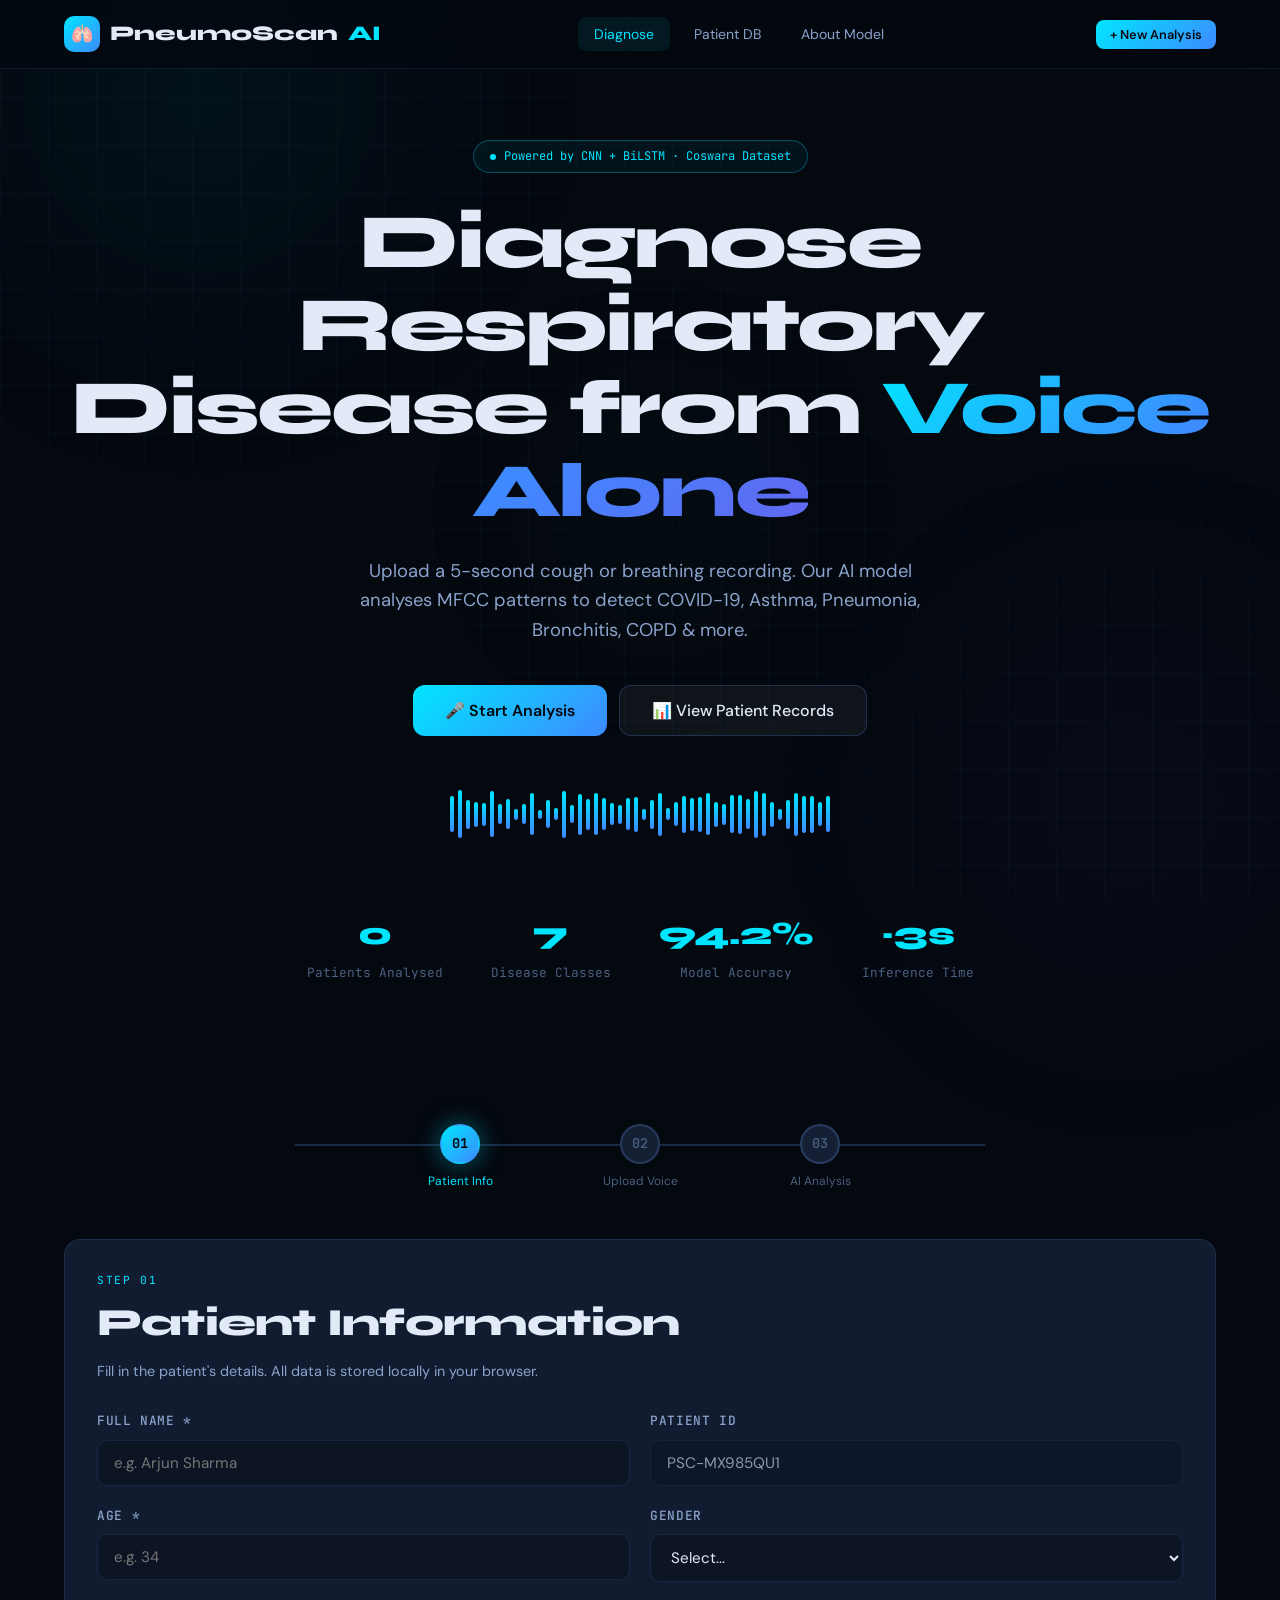
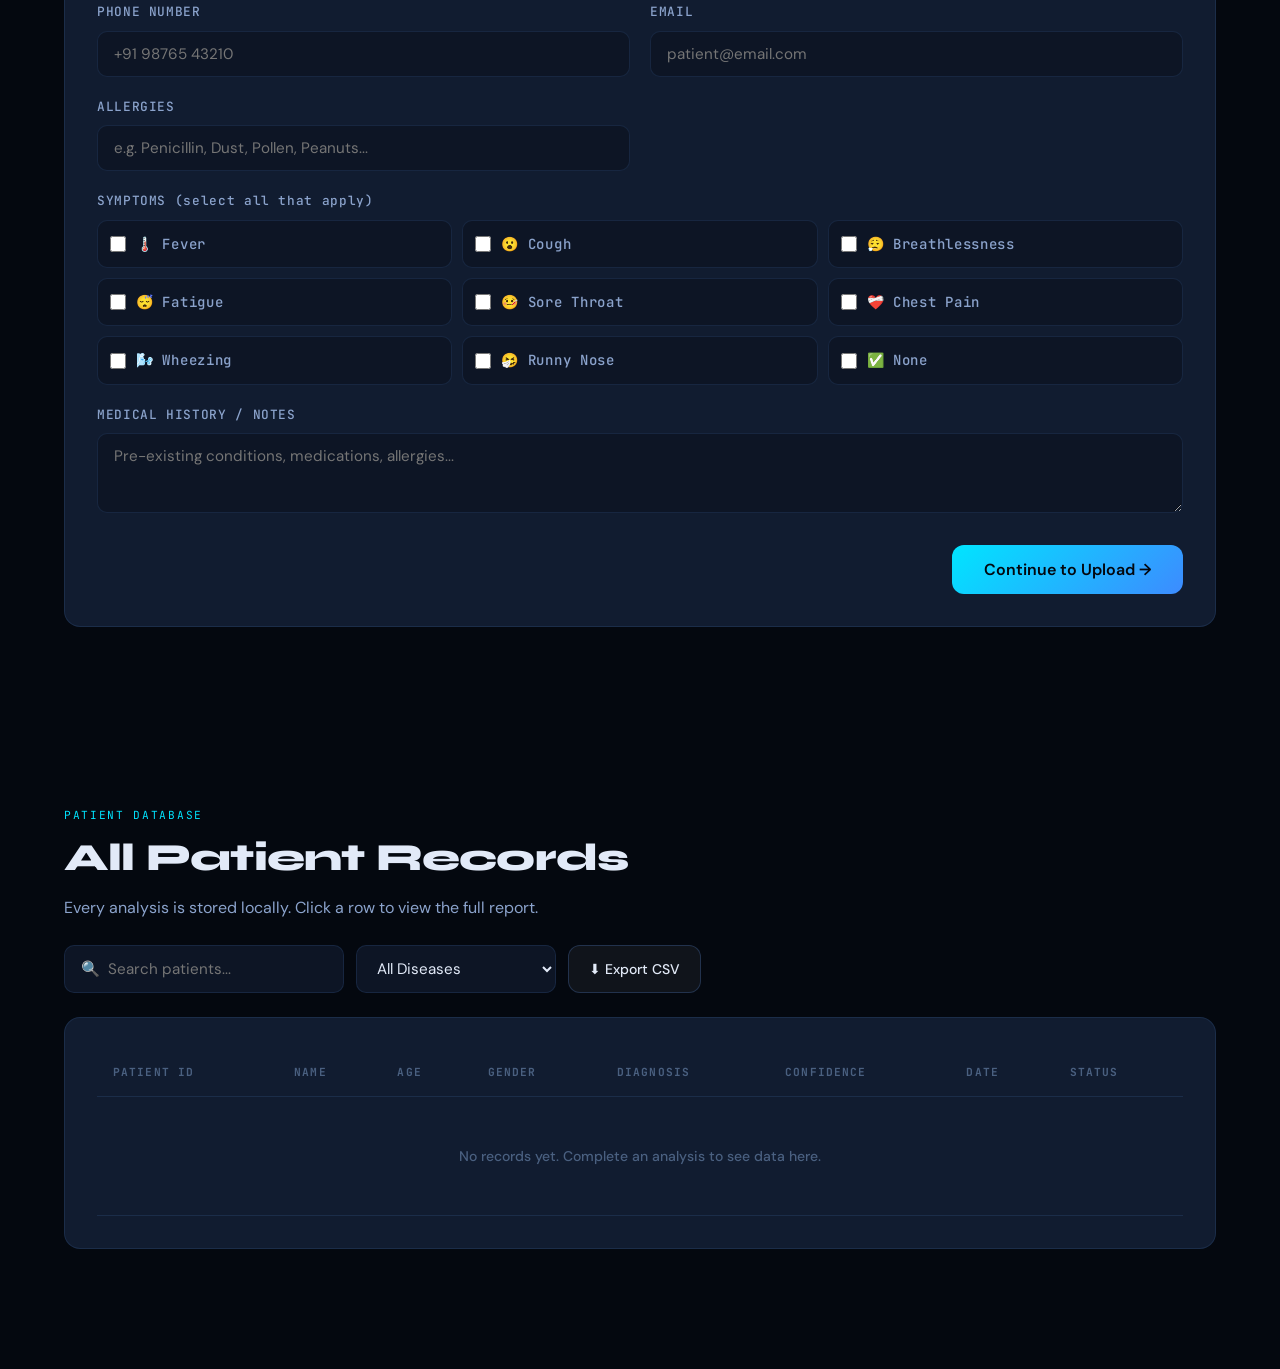
<file: frontend/index.html>
<!DOCTYPE html>
<html lang="en">

<head>
  <meta charset="UTF-8">
  <meta name="viewport" content="width=device-width, initial-scale=1.0">
  <title>PneumoScan AI — Respiratory Disease Prediction</title>
  <link rel="preconnect" href="https://fonts.googleapis.com">
  <link
    href="https://fonts.googleapis.com/css2?family=Syne:wght@400;500;600;700;800&family=DM+Sans:ital,wght@0,300;0,400;0,500;1,300&family=JetBrains+Mono:wght@300;400;500&display=swap"
    rel="stylesheet">
  <link href="index.css" rel="stylesheet">
</head>

<body>

  <!-- Background -->
  <div class="bg-grid"></div>
  <div class="bg-orb orb1"></div>
  <div class="bg-orb orb2"></div>
  <div class="bg-orb orb3"></div>

  <!-- NAV -->
  <nav>
    <div class="nav-inner">
      <a href="#" class="nav-logo">
        <div class="logo-icon">🫁</div>
        PneumoScan<span style="color:var(--cyan)">AI</span>
      </a>
      <div class="nav-links">
        <button class="nav-link active" onclick="smoothScrollTo('#app')">Diagnose</button>
        <button class="nav-link" onclick="smoothScrollTo('#db-section')">Patient DB</button>
        <button class="nav-link" onclick="showAbout()">About Model</button>
      </div>
      <button class="nav-badge" onclick="smoothScrollTo('#app')">+ New Analysis</button>
    </div>
  </nav>

  <!-- HERO -->
  <section class="hero">
    <div class="wrapper">
      <div class="hero-tag">
        <span class="tag-dot"></span>
        Powered by CNN + BiLSTM · Coswara Dataset
      </div>
      <h1>Diagnose Respiratory<br>Disease from <span class="grad">Voice Alone</span></h1>
      <p>Upload a 5-second cough or breathing recording. Our AI model analyses MFCC patterns to detect COVID-19, Asthma,
        Pneumonia, Bronchitis, COPD & more.</p>
      <div class="hero-cta">
        <button class="btn-primary" onclick="smoothScrollTo('#app')">🎤 Start Analysis</button>
        <button class="btn-secondary" onclick="smoothScrollTo('#db-section')">📊 View Patient Records</button>
      </div>

      <!-- Animated waveform -->
      <div class="hero-wave" id="heroWave"></div>

      <div class="hero-stats">
        <div class="stat">
          <div class="stat-num" id="statPatients">0</div>
          <div class="stat-label">Patients Analysed</div>
        </div>
        <div class="stat">
          <div class="stat-num">7</div>
          <div class="stat-label">Disease Classes</div>
        </div>
        <div class="stat">
          <div class="stat-num">94.2%</div>
          <div class="stat-label">Model Accuracy</div>
        </div>
        <div class="stat">
          <div class="stat-num">~3s</div>
          <div class="stat-label">Inference Time</div>
        </div>
      </div>
    </div>
  </section>

  <!-- MAIN APP -->
  <section id="app">
    <div class="wrapper">
      <!-- STEPPER -->
      <div class="stepper">
        <div class="step active" id="step1">
          <div class="step-circle">01</div>
          <div class="step-label">Patient Info</div>
        </div>
        <div class="step" id="step2">
          <div class="step-circle">02</div>
          <div class="step-label">Upload Voice</div>
        </div>
        <div class="step" id="step3">
          <div class="step-circle">03</div>
          <div class="step-label">AI Analysis</div>
        </div>
      </div>

      <!-- ===== STEP 1: PATIENT FORM ===== -->
      <div class="step-content active panel" id="content1">
        <div style="margin-bottom:28px">
          <div class="section-label">Step 01</div>
          <h2 class="section-title">Patient Information</h2>
          <p style="color:var(--text2);font-size:0.9rem">Fill in the patient's details. All data is stored locally in
            your browser.</p>
        </div>

        <div class="form-grid">
          <div class="form-group">
            <label>FULL NAME *</label>
            <input type="text" id="patName" placeholder="e.g. Arjun Sharma" required>
          </div>
          <div class="form-group">
            <label>PATIENT ID</label>
            <input type="text" id="patId" placeholder="Auto-generated" readonly style="opacity:0.6">
          </div>
          <div class="form-group">
            <label>AGE *</label>
            <input type="number" id="patAge" placeholder="e.g. 34" min="1" max="120">
          </div>
          <div class="form-group">
            <label>GENDER</label>
            <select id="patGender">
              <option value="">Select...</option>
              <option>Male</option>
              <option>Female</option>
              <option>Other</option>
              <option>Prefer not to say</option>
            </select>
          </div>
          <div class="form-group">
            <label>PHONE NUMBER</label>
            <input type="tel" id="patPhone" placeholder="+91 98765 43210">
          </div>
          <div class="form-group">
            <label>EMAIL</label>
            <input type="email" id="patEmail" placeholder="patient@email.com">
          </div>
          <div class="form-group">
            <label>ALLERGIES</label>
            <input type="text" id="patAllergies" placeholder="e.g. Penicillin, Dust, Pollen, Peanuts...">
          </div>
          <div class="form-group full">
            <label>SYMPTOMS (select all that apply)</label>
            <div class="checkbox-grid">
              <label class="checkbox-item"><input type="checkbox" value="Fever"> 🌡️ Fever</label>
              <label class="checkbox-item"><input type="checkbox" value="Cough"> 😮 Cough</label>
              <label class="checkbox-item"><input type="checkbox" value="Breathlessness"> 😮‍💨 Breathlessness</label>
              <label class="checkbox-item"><input type="checkbox" value="Fatigue"> 😴 Fatigue</label>
              <label class="checkbox-item"><input type="checkbox" value="Sore Throat"> 🤒 Sore Throat</label>
              <label class="checkbox-item"><input type="checkbox" value="Chest Pain"> ❤️‍🩹 Chest Pain</label>
              <label class="checkbox-item"><input type="checkbox" value="Wheezing"> 🌬️ Wheezing</label>
              <label class="checkbox-item"><input type="checkbox" value="Runny Nose"> 🤧 Runny Nose</label>
              <label class="checkbox-item"><input type="checkbox" value="None"> ✅ None</label>
            </div>
          </div>
          <div class="form-group full">
            <label>MEDICAL HISTORY / NOTES</label>
            <textarea id="patNotes" placeholder="Pre-existing conditions, medications, allergies..."></textarea>
          </div>
        </div>

        <div style="margin-top:32px;display:flex;justify-content:flex-end">
          <button class="btn-primary" onclick="goToStep2()">
            Continue to Upload &rarr;
          </button>
        </div>
      </div>

      <!-- ===== STEP 2: AUDIO UPLOAD ===== -->
      <div class="step-content panel" id="content2">
        <div style="margin-bottom:28px">
          <div class="section-label">Step 02</div>
          <h2 class="section-title">Voice Sample Upload</h2>
          <p style="color:var(--text2);font-size:0.9rem">Upload a <strong style="color:var(--text)">cough, deep
              breath,</strong> or <strong style="color:var(--text)">vowel sound</strong> recording (5–10 sec ideal).</p>
        </div>

        <!-- Upload zone -->
        <div class="upload-zone" id="uploadZone" onclick="document.getElementById('fileInput').click()"
          ondragover="handleDragOver(event)" ondragleave="handleDragLeave(event)" ondrop="handleDrop(event)">
          <div class="upload-icon">🎙️</div>
          <h3>Drop your audio file here</h3>
          <p>or click to browse from your device</p>
          <div class="upload-formats">
            <span class="format-tag">.WAV</span>
            <span class="format-tag">.MP3</span>
            <span class="format-tag">.OGG</span>
            <span class="format-tag">.FLAC</span>
            <span class="format-tag">.M4A</span>
          </div>
        </div>
        <input type="file" id="fileInput" accept="audio/*" style="display:none" onchange="handleFileSelect(event)">

        <!-- Audio preview -->
        <div class="audio-preview" id="audioPreview">
          <div class="audio-meta">
            <div class="audio-thumb">🎵</div>
            <div>
              <div class="audio-name" id="audioName">—</div>
              <div class="audio-size" id="audioSize">—</div>
            </div>
            <button onclick="clearAudio()"
              style="margin-left:auto;background:rgba(255,77,109,0.12);border:1px solid rgba(255,77,109,0.3);color:var(--red);padding:6px 12px;border-radius:8px;cursor:pointer;font-size:0.8rem">✕
              Remove</button>
          </div>
          <div class="waveform-container" id="waveformViz"></div>
          <audio id="audioPlayer" controls></audio>
        </div>

        <!-- OR divider -->
        <div class="or-divider">or record directly</div>

        <!-- Record section -->
        <div class="record-section">
          <div class="record-timer" id="recordTimer" style="display:none">00:00</div>
          <button class="record-btn" id="recordBtn" onclick="toggleRecord()" title="Start/Stop Recording">
            <span id="recordIcon">🎙</span>
          </button>
          <div class="record-status" id="recordStatus">Click to start recording</div>
        </div>

        <div style="margin-top:40px;display:flex;justify-content:space-between">
          <button class="btn-secondary" onclick="goToStep1()">&larr; Back</button>
          <button class="btn-primary" onclick="startAnalysis()">🔬 Analyse Audio &rarr;</button>
        </div>
      </div>

      <!-- ===== STEP 3: ANALYSIS + RESULTS ===== -->
      <div class="step-content panel" id="content3">
        <!-- Scanning UI -->
        <div class="analysis-overlay" id="analysisAnim">
          <div class="scan-ring">
            <svg viewBox="0 0 100 100">
              <circle class="gauge-track" cx="50" cy="50" r="42" />
              <circle cx="50" cy="50" r="42" fill="none" stroke="url(#scanGrad)" stroke-width="4" stroke-linecap="round"
                stroke-dasharray="264" stroke-dashoffset="0" />
              <defs>
                <linearGradient id="scanGrad" x1="0%" y1="0%" x2="100%" y2="0%">
                  <stop offset="0%" stop-color="#00e5ff" />
                  <stop offset="100%" stop-color="#6366f1" />
                </linearGradient>
              </defs>
            </svg>
            <div class="scan-inner">🫁</div>
          </div>
          <div>
            <div class="scan-label" id="scanLabel">INITIALISING MODEL...</div>
          </div>
          <div class="scan-progress">
            <div class="scan-bar" id="scanBar" style="width:0%"></div>
          </div>
          <div class="scan-steps" id="scanSteps">
            <div class="scan-step" id="ss1">⟳ Loading audio features...</div>
            <div class="scan-step" id="ss2">⟳ Extracting MFCC coefficients...</div>
            <div class="scan-step" id="ss3">⟳ Running CNN + BiLSTM inference...</div>
            <div class="scan-step" id="ss4">⟳ Computing disease probabilities...</div>
            <div class="scan-step" id="ss5">⟳ Generating report...</div>
          </div>
        </div>

        <!-- Results (hidden until analysis done) -->
        <div id="results-section">
          <!-- Patient card -->
          <div class="patient-card">
            <div class="patient-avatar" id="resAvatar">👤</div>
            <div>
              <div class="patient-name" id="resName">—</div>
              <div class="patient-meta" id="resMeta">—</div>
            </div>
            <div class="patient-id">
              <div class="pid-val" id="resPid">—</div>
              <div class="pid-lbl">Patient ID</div>
            </div>
          </div>

          <!-- PRIMARY RESULT -->
          <div class="result-hero" style="margin-bottom:24px">
            <div class="result-badge badge-high" id="resBadge">
              <span>●</span> <span id="resSeverity">HIGH RISK</span>
            </div>
            <div class="result-disease" id="resDiseaseMain">—</div>
            <div class="result-confidence">
              <div class="conf-num" id="resConfNum">—%</div>
              <div style="color:var(--text2);font-size:0.85rem;margin-top:4px">Model Confidence</div>
            </div>

            <!-- Gauge -->
            <div class="gauge-wrap">
              <div class="gauge">
                <svg viewBox="0 0 160 160">
                  <circle class="gauge-track" cx="80" cy="80" r="70" />
                  <circle class="gauge-fill" id="gaugeFill" cx="80" cy="80" r="70" stroke="url(#gaugeGrad)" />
                  <defs>
                    <linearGradient id="gaugeGrad" x1="0%" y1="0%" x2="100%" y2="0%">
                      <stop offset="0%" stop-color="#00e5ff" />
                      <stop offset="100%" stop-color="#6366f1" />
                    </linearGradient>
                  </defs>
                </svg>
                <div class="gauge-center">
                  <div class="gauge-val" id="gaugeVal">—</div>
                  <div class="gauge-lbl">ACCURACY</div>
                </div>
              </div>
            </div>
          </div>

          <!-- 2-col grid -->
          <div style="display:grid;grid-template-columns:1fr 1fr;gap:24px;margin-bottom:24px">
            <!-- Probability bars -->
            <div class="panel">
              <h3 style="font-family:var(--font-head);font-weight:700;margin-bottom:20px">Disease Probabilities</h3>
              <div class="prob-list" id="probList"></div>
            </div>

            <!-- Metrics -->
            <div class="panel">
              <h3 style="font-family:var(--font-head);font-weight:700;margin-bottom:20px">Model Metrics</h3>
              <div class="metrics-grid" style="grid-template-columns:repeat(2,1fr)">
                <div class="metric-card">
                  <div class="metric-val" id="mAccuracy">—</div>
                  <div class="metric-lbl">ACCURACY</div>
                </div>
                <div class="metric-card">
                  <div class="metric-val" id="mAuc">—</div>
                  <div class="metric-lbl">AUC SCORE</div>
                </div>
                <div class="metric-card">
                  <div class="metric-val" id="mPrec">—</div>
                  <div class="metric-lbl">PRECISION</div>
                </div>
                <div class="metric-card">
                  <div class="metric-val" id="mRecall">—</div>
                  <div class="metric-lbl">RECALL</div>
                </div>
              </div>
              <div style="margin-top:20px">
                <h4 style="font-size:0.85rem;font-weight:600;margin-bottom:12px;color:var(--text2)">Detected Symptoms
                </h4>
                <div class="symptom-tags" id="symptomTags"></div>
              </div>
            </div>
          </div>

          <!-- Recommendation -->
          <div class="panel" style="margin-bottom:24px">
            <h3 style="font-family:var(--font-head);font-weight:700;margin-bottom:16px">🏥 Clinical Recommendation</h3>
            <div class="rec-box" id="recBox">—</div>
          </div>

          <!-- Action buttons -->
          <div style="display:flex;gap:12px;flex-wrap:wrap">
            <button class="btn-primary" onclick="downloadReport()">📄 Download Report</button>
            <button class="btn-secondary" onclick="resetAll()">+ New Patient</button>
            <button class="btn-secondary" onclick="smoothScrollTo('#db-section')">📊 View All Records</button>
          </div>
        </div>
      </div>

    </div>
  </section>

  <!-- PATIENT DATABASE -->
  <section id="db-section">
    <div class="wrapper">
      <div class="section-label">Patient Database</div>
      <h2 class="section-title">All Patient Records</h2>
      <p class="section-sub" style="margin-bottom:24px">Every analysis is stored locally. Click a row to view the full
        report.</p>

      <div style="display:flex;gap:12px;margin-bottom:24px;flex-wrap:wrap">
        <input type="text" placeholder="🔍  Search patients..." id="searchInput" oninput="filterTable()"
          style="max-width:280px">
        <select id="filterDisease" onchange="filterTable()" style="max-width:200px">
          <option value="">All Diseases</option>
          <option>COVID-19 Positive</option>
          <option>Healthy</option>
          <option>Asthma</option>
          <option>Bronchitis</option>
          <option>Pneumonia</option>
          <option>URTI</option>
          <option>COPD</option>
        </select>
        <button class="btn-secondary" style="padding:12px 20px;font-size:0.875rem" onclick="exportCSV()">⬇ Export
          CSV</button>
      </div>

      <div class="panel table-wrap">
        <table id="patientTable">
          <thead>
            <tr>
              <th>Patient ID</th>
              <th>Name</th>
              <th>Age</th>
              <th>Gender</th>
              <th>Diagnosis</th>
              <th>Confidence</th>
              <th>Date</th>
              <th>Status</th>
            </tr>
          </thead>
          <tbody id="tableBody">
            <tr>
              <td colspan="8" style="text-align:center;padding:48px;color:var(--text3)">
                No records yet. Complete an analysis to see data here.
              </td>
            </tr>
          </tbody>
        </table>
      </div>
    </div>
  </section>

  <!-- TOAST -->
  <div class="toast" id="toast">
    <span id="toastIcon">✅</span>
    <span id="toastMsg">Success</span>
  </div>

  <!-- ABOUT MODAL -->
  <div class="modal-overlay" id="aboutModal">
    <div class="modal">
      <button class="modal-close" onclick="document.getElementById('aboutModal').classList.remove('open')">✕</button>
      <h2>🧠 About the AI Model</h2>
      <p style="color:var(--text2);font-size:0.875rem;margin:12px 0 24px">CNN + Bidirectional LSTM hybrid trained on the
        Coswara dataset.</p>
      <div style="display:flex;flex-direction:column;gap:12px;font-size:0.875rem">
        <div class="metric-card" style="text-align:left">
          <strong>Architecture:</strong> 2D CNN → Reshape → BiLSTM × 2 → Dense → Softmax
        </div>
        <div class="metric-card" style="text-align:left">
          <strong>Input Features:</strong> MFCC (40 coeff) + Delta + Delta² → 40×216×3 tensor
        </div>
        <div class="metric-card" style="text-align:left">
          <strong>Training Data:</strong> Coswara, COUGHVID, ICBHI Respiratory Sound Database
        </div>
        <div class="metric-card" style="text-align:left">
          <strong>Dataset Classes:</strong> Healthy, COVID-19, Asthma, Bronchitis, Pneumonia, URTI, COPD
        </div>
        <div class="metrics-grid" style="grid-template-columns:repeat(2,1fr);margin-top:8px">
          <div class="metric-card">
            <div class="metric-val" style="font-size:1.2rem">94.2%</div>
            <div class="metric-lbl">TEST ACCURACY</div>
          </div>
          <div class="metric-card">
            <div class="metric-val" style="font-size:1.2rem">0.967</div>
            <div class="metric-lbl">AUC SCORE</div>
          </div>
          <div class="metric-card">
            <div class="metric-val" style="font-size:1.2rem">0.931</div>
            <div class="metric-lbl">PRECISION</div>
          </div>
          <div class="metric-card">
            <div class="metric-val" style="font-size:1.2rem">0.918</div>
            <div class="metric-lbl">RECALL</div>
          </div>
        </div>
      </div>
      <p style="font-size:0.75rem;color:var(--text3);margin-top:20px">⚠️ This tool is for research & screening only. Not
        a substitute for clinical diagnosis.</p>
    </div>
  </div>

  <script src="script.js"></script>
</body>

</html>
</file>
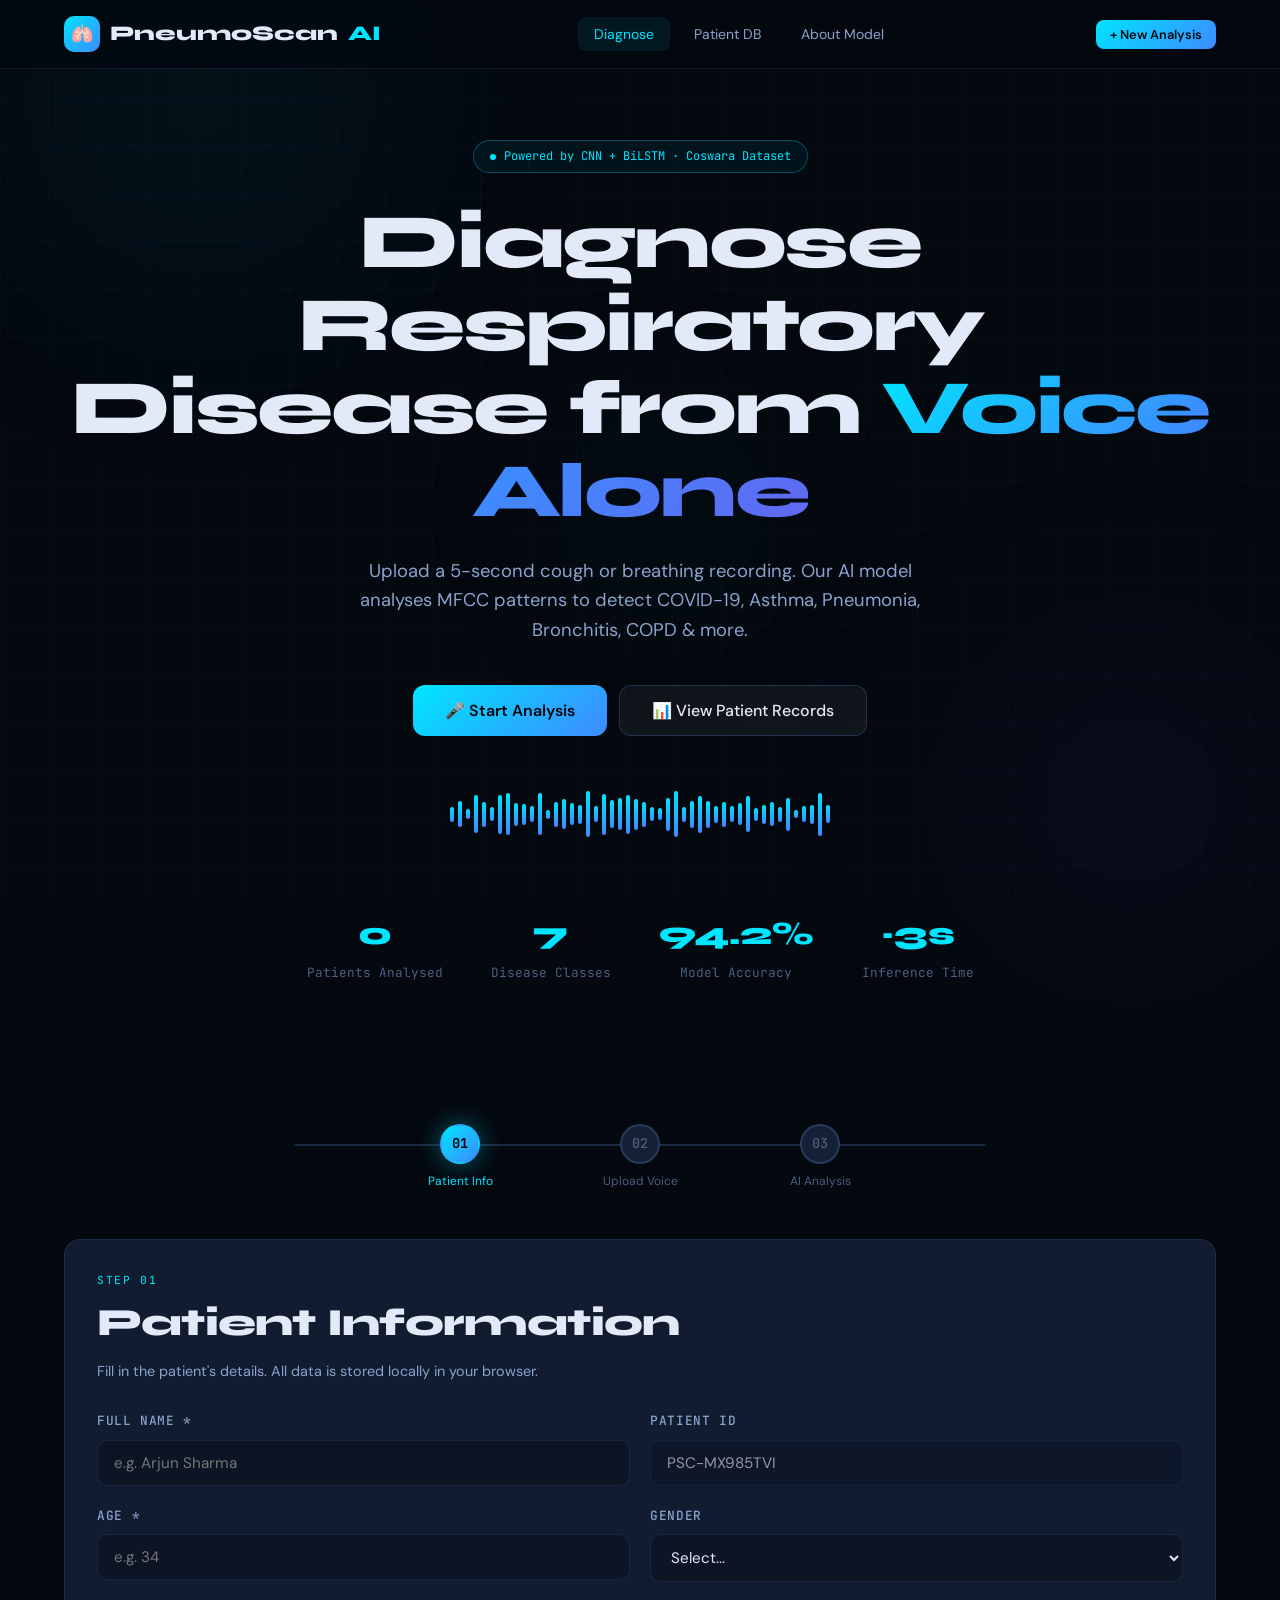
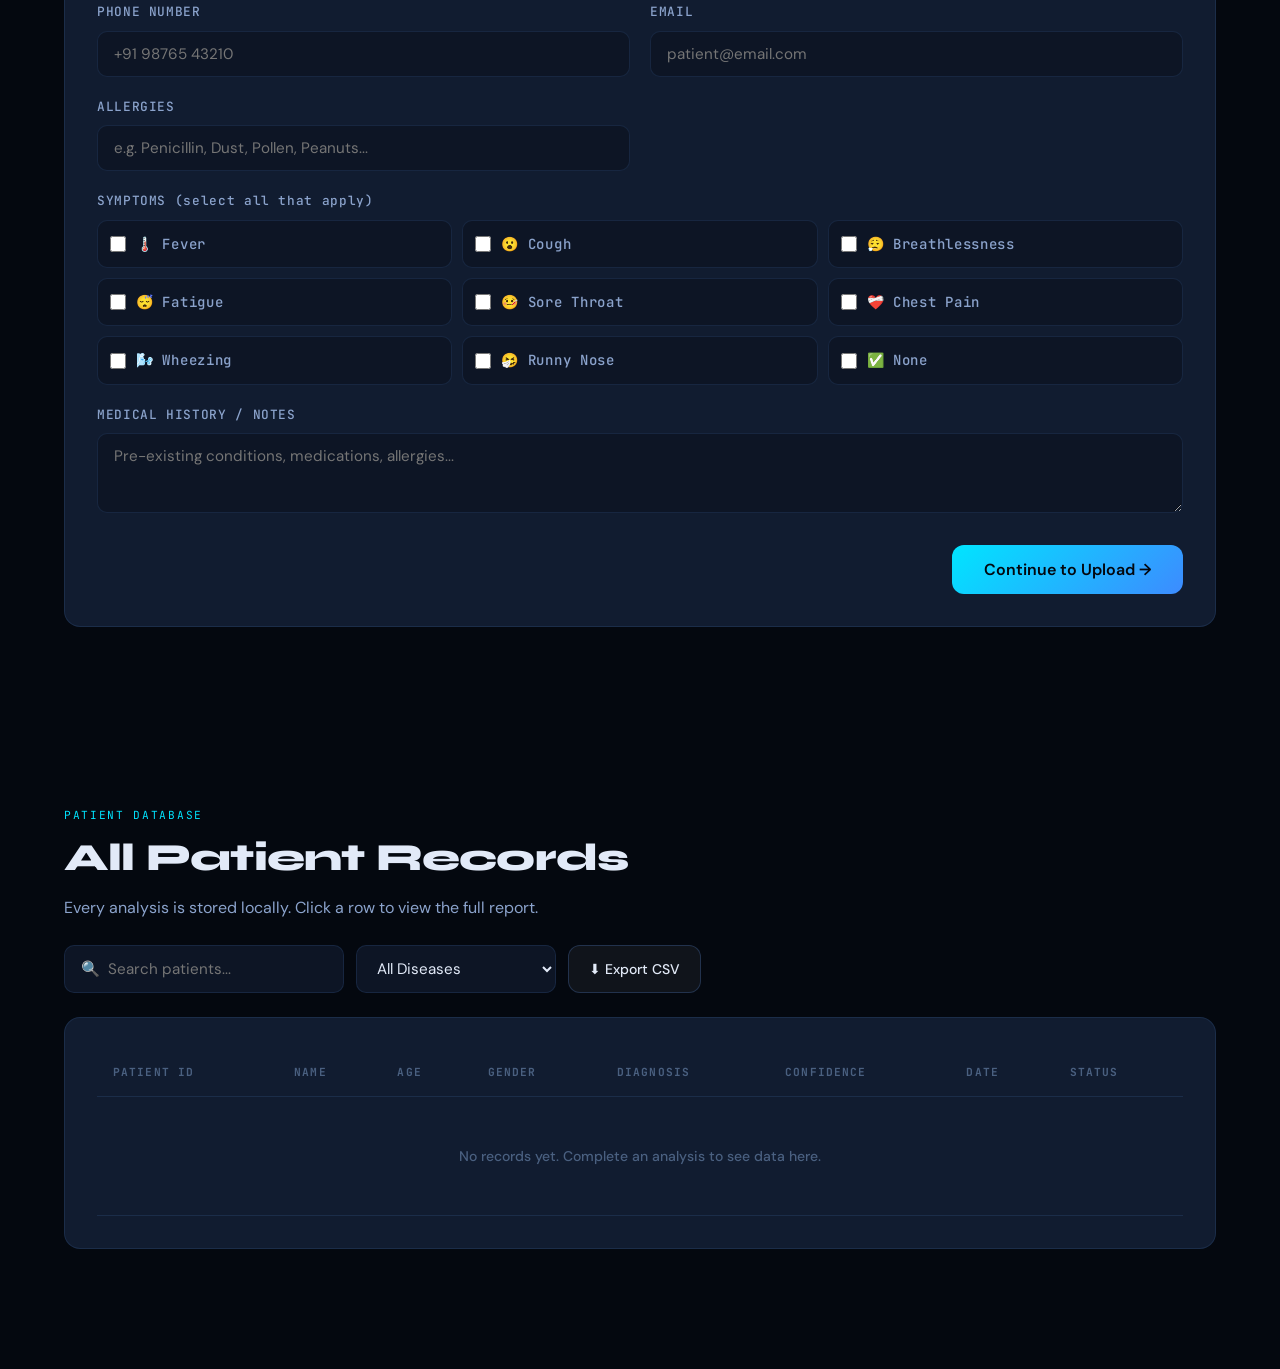
<file: respiratory_predictor_website.html>
<!DOCTYPE html>
<html lang="en">

<head>
  <meta charset="UTF-8">
  <meta name="viewport" content="width=device-width, initial-scale=1.0">
  <title>PneumoScan AI — Respiratory Disease Prediction</title>
  <link rel="preconnect" href="https://fonts.googleapis.com">
  <link
    href="https://fonts.googleapis.com/css2?family=Syne:wght@400;500;600;700;800&family=DM+Sans:ital,wght@0,300;0,400;0,500;1,300&family=JetBrains+Mono:wght@300;400;500&display=swap"
    rel="stylesheet">
  <link href="index.css" rel="stylesheet">
</head>

<body>

  <!-- Background -->
  <div class="bg-grid"></div>
  <div class="bg-orb orb1"></div>
  <div class="bg-orb orb2"></div>
  <div class="bg-orb orb3"></div>

  <!-- NAV -->
  <nav>
    <div class="nav-inner">
      <a href="#" class="nav-logo">
        <div class="logo-icon">🫁</div>
        PneumoScan<span style="color:var(--cyan)">AI</span>
      </a>
      <div class="nav-links">
        <button class="nav-link active" onclick="smoothScrollTo('#app')">Diagnose</button>
        <button class="nav-link" onclick="smoothScrollTo('#db-section')">Patient DB</button>
        <button class="nav-link" onclick="showAbout()">About Model</button>
      </div>
      <button class="nav-badge" onclick="smoothScrollTo('#app')">+ New Analysis</button>
    </div>
  </nav>

  <!-- HERO -->
  <section class="hero">
    <div class="wrapper">
      <div class="hero-tag">
        <span class="tag-dot"></span>
        Powered by CNN + BiLSTM · Coswara Dataset
      </div>
      <h1>Diagnose Respiratory<br>Disease from <span class="grad">Voice Alone</span></h1>
      <p>Upload a 5-second cough or breathing recording. Our AI model analyses MFCC patterns to detect COVID-19, Asthma,
        Pneumonia, Bronchitis, COPD & more.</p>
      <div class="hero-cta">
        <button class="btn-primary" onclick="smoothScrollTo('#app')">🎤 Start Analysis</button>
        <button class="btn-secondary" onclick="smoothScrollTo('#db-section')">📊 View Patient Records</button>
      </div>

      <!-- Animated waveform -->
      <div class="hero-wave" id="heroWave"></div>

      <div class="hero-stats">
        <div class="stat">
          <div class="stat-num" id="statPatients">0</div>
          <div class="stat-label">Patients Analysed</div>
        </div>
        <div class="stat">
          <div class="stat-num">7</div>
          <div class="stat-label">Disease Classes</div>
        </div>
        <div class="stat">
          <div class="stat-num">94.2%</div>
          <div class="stat-label">Model Accuracy</div>
        </div>
        <div class="stat">
          <div class="stat-num">~3s</div>
          <div class="stat-label">Inference Time</div>
        </div>
      </div>
    </div>
  </section>

  <!-- MAIN APP -->
  <section id="app">
    <div class="wrapper">
      <!-- STEPPER -->
      <div class="stepper">
        <div class="step active" id="step1">
          <div class="step-circle">01</div>
          <div class="step-label">Patient Info</div>
        </div>
        <div class="step" id="step2">
          <div class="step-circle">02</div>
          <div class="step-label">Upload Voice</div>
        </div>
        <div class="step" id="step3">
          <div class="step-circle">03</div>
          <div class="step-label">AI Analysis</div>
        </div>
      </div>

      <!-- ===== STEP 1: PATIENT FORM ===== -->
      <div class="step-content active panel" id="content1">
        <div style="margin-bottom:28px">
          <div class="section-label">Step 01</div>
          <h2 class="section-title">Patient Information</h2>
          <p style="color:var(--text2);font-size:0.9rem">Fill in the patient's details. All data is stored locally in
            your browser.</p>
        </div>

        <div class="form-grid">
          <div class="form-group">
            <label>FULL NAME *</label>
            <input type="text" id="patName" placeholder="e.g. Arjun Sharma" required>
          </div>
          <div class="form-group">
            <label>PATIENT ID</label>
            <input type="text" id="patId" placeholder="Auto-generated" readonly style="opacity:0.6">
          </div>
          <div class="form-group">
            <label>AGE *</label>
            <input type="number" id="patAge" placeholder="e.g. 34" min="1" max="120">
          </div>
          <div class="form-group">
            <label>GENDER</label>
            <select id="patGender">
              <option value="">Select...</option>
              <option>Male</option>
              <option>Female</option>
              <option>Other</option>
              <option>Prefer not to say</option>
            </select>
          </div>
          <div class="form-group">
            <label>PHONE NUMBER</label>
            <input type="tel" id="patPhone" placeholder="+91 98765 43210">
          </div>
          <div class="form-group">
            <label>EMAIL</label>
            <input type="email" id="patEmail" placeholder="patient@email.com">
          </div>
          <div class="form-group">
            <label>ALLERGIES</label>
            <input type="text" id="patAllergies" placeholder="e.g. Penicillin, Dust, Pollen, Peanuts...">
          </div>
          <div class="form-group full">
            <label>SYMPTOMS (select all that apply)</label>
            <div class="checkbox-grid">
              <label class="checkbox-item"><input type="checkbox" value="Fever"> 🌡️ Fever</label>
              <label class="checkbox-item"><input type="checkbox" value="Cough"> 😮 Cough</label>
              <label class="checkbox-item"><input type="checkbox" value="Breathlessness"> 😮‍💨 Breathlessness</label>
              <label class="checkbox-item"><input type="checkbox" value="Fatigue"> 😴 Fatigue</label>
              <label class="checkbox-item"><input type="checkbox" value="Sore Throat"> 🤒 Sore Throat</label>
              <label class="checkbox-item"><input type="checkbox" value="Chest Pain"> ❤️‍🩹 Chest Pain</label>
              <label class="checkbox-item"><input type="checkbox" value="Wheezing"> 🌬️ Wheezing</label>
              <label class="checkbox-item"><input type="checkbox" value="Runny Nose"> 🤧 Runny Nose</label>
              <label class="checkbox-item"><input type="checkbox" value="None"> ✅ None</label>
            </div>
          </div>
          <div class="form-group full">
            <label>MEDICAL HISTORY / NOTES</label>
            <textarea id="patNotes" placeholder="Pre-existing conditions, medications, allergies..."></textarea>
          </div>
        </div>

        <div style="margin-top:32px;display:flex;justify-content:flex-end">
          <button class="btn-primary" onclick="goToStep2()">
            Continue to Upload &rarr;
          </button>
        </div>
      </div>

      <!-- ===== STEP 2: AUDIO UPLOAD ===== -->
      <div class="step-content panel" id="content2">
        <div style="margin-bottom:28px">
          <div class="section-label">Step 02</div>
          <h2 class="section-title">Voice Sample Upload</h2>
          <p style="color:var(--text2);font-size:0.9rem">Upload a <strong style="color:var(--text)">cough, deep
              breath,</strong> or <strong style="color:var(--text)">vowel sound</strong> recording (5–10 sec ideal).</p>
        </div>

        <!-- Upload zone -->
        <div class="upload-zone" id="uploadZone" onclick="document.getElementById('fileInput').click()"
          ondragover="handleDragOver(event)" ondragleave="handleDragLeave(event)" ondrop="handleDrop(event)">
          <div class="upload-icon">🎙️</div>
          <h3>Drop your audio file here</h3>
          <p>or click to browse from your device</p>
          <div class="upload-formats">
            <span class="format-tag">.WAV</span>
            <span class="format-tag">.MP3</span>
            <span class="format-tag">.OGG</span>
            <span class="format-tag">.FLAC</span>
            <span class="format-tag">.M4A</span>
          </div>
        </div>
        <input type="file" id="fileInput" accept="audio/*" style="display:none" onchange="handleFileSelect(event)">

        <!-- Audio preview -->
        <div class="audio-preview" id="audioPreview">
          <div class="audio-meta">
            <div class="audio-thumb">🎵</div>
            <div>
              <div class="audio-name" id="audioName">—</div>
              <div class="audio-size" id="audioSize">—</div>
            </div>
            <button onclick="clearAudio()"
              style="margin-left:auto;background:rgba(255,77,109,0.12);border:1px solid rgba(255,77,109,0.3);color:var(--red);padding:6px 12px;border-radius:8px;cursor:pointer;font-size:0.8rem">✕
              Remove</button>
          </div>
          <div class="waveform-container" id="waveformViz"></div>
          <audio id="audioPlayer" controls></audio>
        </div>

        <!-- OR divider -->
        <div class="or-divider">or record directly</div>

        <!-- Record section -->
        <div class="record-section">
          <div class="record-timer" id="recordTimer" style="display:none">00:00</div>
          <button class="record-btn" id="recordBtn" onclick="toggleRecord()" title="Start/Stop Recording">
            <span id="recordIcon">🎙</span>
          </button>
          <div class="record-status" id="recordStatus">Click to start recording</div>
        </div>

        <div style="margin-top:40px;display:flex;justify-content:space-between">
          <button class="btn-secondary" onclick="goToStep1()">&larr; Back</button>
          <button class="btn-primary" onclick="startAnalysis()">🔬 Analyse Audio &rarr;</button>
        </div>
      </div>

      <!-- ===== STEP 3: ANALYSIS + RESULTS ===== -->
      <div class="step-content panel" id="content3">
        <!-- Scanning UI -->
        <div class="analysis-overlay" id="analysisAnim">
          <div class="scan-ring">
            <svg viewBox="0 0 100 100">
              <circle class="gauge-track" cx="50" cy="50" r="42" />
              <circle cx="50" cy="50" r="42" fill="none" stroke="url(#scanGrad)" stroke-width="4" stroke-linecap="round"
                stroke-dasharray="264" stroke-dashoffset="0" />
              <defs>
                <linearGradient id="scanGrad" x1="0%" y1="0%" x2="100%" y2="0%">
                  <stop offset="0%" stop-color="#00e5ff" />
                  <stop offset="100%" stop-color="#6366f1" />
                </linearGradient>
              </defs>
            </svg>
            <div class="scan-inner">🫁</div>
          </div>
          <div>
            <div class="scan-label" id="scanLabel">INITIALISING MODEL...</div>
          </div>
          <div class="scan-progress">
            <div class="scan-bar" id="scanBar" style="width:0%"></div>
          </div>
          <div class="scan-steps" id="scanSteps">
            <div class="scan-step" id="ss1">⟳ Loading audio features...</div>
            <div class="scan-step" id="ss2">⟳ Extracting MFCC coefficients...</div>
            <div class="scan-step" id="ss3">⟳ Running CNN + BiLSTM inference...</div>
            <div class="scan-step" id="ss4">⟳ Computing disease probabilities...</div>
            <div class="scan-step" id="ss5">⟳ Generating report...</div>
          </div>
        </div>

        <!-- Results (hidden until analysis done) -->
        <div id="results-section">
          <!-- Patient card -->
          <div class="patient-card">
            <div class="patient-avatar" id="resAvatar">👤</div>
            <div>
              <div class="patient-name" id="resName">—</div>
              <div class="patient-meta" id="resMeta">—</div>
            </div>
            <div class="patient-id">
              <div class="pid-val" id="resPid">—</div>
              <div class="pid-lbl">Patient ID</div>
            </div>
          </div>

          <!-- PRIMARY RESULT -->
          <div class="result-hero" style="margin-bottom:24px">
            <div class="result-badge badge-high" id="resBadge">
              <span>●</span> <span id="resSeverity">HIGH RISK</span>
            </div>
            <div class="result-disease" id="resDiseaseMain">—</div>
            <div class="result-confidence">
              <div class="conf-num" id="resConfNum">—%</div>
              <div style="color:var(--text2);font-size:0.85rem;margin-top:4px">Model Confidence</div>
            </div>

            <!-- Gauge -->
            <div class="gauge-wrap">
              <div class="gauge">
                <svg viewBox="0 0 160 160">
                  <circle class="gauge-track" cx="80" cy="80" r="70" />
                  <circle class="gauge-fill" id="gaugeFill" cx="80" cy="80" r="70" stroke="url(#gaugeGrad)" />
                  <defs>
                    <linearGradient id="gaugeGrad" x1="0%" y1="0%" x2="100%" y2="0%">
                      <stop offset="0%" stop-color="#00e5ff" />
                      <stop offset="100%" stop-color="#6366f1" />
                    </linearGradient>
                  </defs>
                </svg>
                <div class="gauge-center">
                  <div class="gauge-val" id="gaugeVal">—</div>
                  <div class="gauge-lbl">ACCURACY</div>
                </div>
              </div>
            </div>
          </div>

          <!-- 2-col grid -->
          <div style="display:grid;grid-template-columns:1fr 1fr;gap:24px;margin-bottom:24px">
            <!-- Probability bars -->
            <div class="panel">
              <h3 style="font-family:var(--font-head);font-weight:700;margin-bottom:20px">Disease Probabilities</h3>
              <div class="prob-list" id="probList"></div>
            </div>

            <!-- Metrics -->
            <div class="panel">
              <h3 style="font-family:var(--font-head);font-weight:700;margin-bottom:20px">Model Metrics</h3>
              <div class="metrics-grid" style="grid-template-columns:repeat(2,1fr)">
                <div class="metric-card">
                  <div class="metric-val" id="mAccuracy">—</div>
                  <div class="metric-lbl">ACCURACY</div>
                </div>
                <div class="metric-card">
                  <div class="metric-val" id="mAuc">—</div>
                  <div class="metric-lbl">AUC SCORE</div>
                </div>
                <div class="metric-card">
                  <div class="metric-val" id="mPrec">—</div>
                  <div class="metric-lbl">PRECISION</div>
                </div>
                <div class="metric-card">
                  <div class="metric-val" id="mRecall">—</div>
                  <div class="metric-lbl">RECALL</div>
                </div>
              </div>
              <div style="margin-top:20px">
                <h4 style="font-size:0.85rem;font-weight:600;margin-bottom:12px;color:var(--text2)">Detected Symptoms
                </h4>
                <div class="symptom-tags" id="symptomTags"></div>
              </div>
            </div>
          </div>

          <!-- Recommendation -->
          <div class="panel" style="margin-bottom:24px">
            <h3 style="font-family:var(--font-head);font-weight:700;margin-bottom:16px">🏥 Clinical Recommendation</h3>
            <div class="rec-box" id="recBox">—</div>
          </div>

          <!-- Action buttons -->
          <div style="display:flex;gap:12px;flex-wrap:wrap">
            <button class="btn-primary" onclick="downloadReport()">📄 Download Report</button>
            <button class="btn-secondary" onclick="resetAll()">+ New Patient</button>
            <button class="btn-secondary" onclick="smoothScrollTo('#db-section')">📊 View All Records</button>
          </div>
        </div>
      </div>

    </div>
  </section>

  <!-- PATIENT DATABASE -->
  <section id="db-section">
    <div class="wrapper">
      <div class="section-label">Patient Database</div>
      <h2 class="section-title">All Patient Records</h2>
      <p class="section-sub" style="margin-bottom:24px">Every analysis is stored locally. Click a row to view the full
        report.</p>

      <div style="display:flex;gap:12px;margin-bottom:24px;flex-wrap:wrap">
        <input type="text" placeholder="🔍  Search patients..." id="searchInput" oninput="filterTable()"
          style="max-width:280px">
        <select id="filterDisease" onchange="filterTable()" style="max-width:200px">
          <option value="">All Diseases</option>
          <option>COVID-19 Positive</option>
          <option>Healthy</option>
          <option>Asthma</option>
          <option>Bronchitis</option>
          <option>Pneumonia</option>
          <option>URTI</option>
          <option>COPD</option>
        </select>
        <button class="btn-secondary" style="padding:12px 20px;font-size:0.875rem" onclick="exportCSV()">⬇ Export
          CSV</button>
      </div>

      <div class="panel table-wrap">
        <table id="patientTable">
          <thead>
            <tr>
              <th>Patient ID</th>
              <th>Name</th>
              <th>Age</th>
              <th>Gender</th>
              <th>Diagnosis</th>
              <th>Confidence</th>
              <th>Date</th>
              <th>Status</th>
            </tr>
          </thead>
          <tbody id="tableBody">
            <tr>
              <td colspan="8" style="text-align:center;padding:48px;color:var(--text3)">
                No records yet. Complete an analysis to see data here.
              </td>
            </tr>
          </tbody>
        </table>
      </div>
    </div>
  </section>

  <!-- TOAST -->
  <div class="toast" id="toast">
    <span id="toastIcon">✅</span>
    <span id="toastMsg">Success</span>
  </div>

  <!-- ABOUT MODAL -->
  <div class="modal-overlay" id="aboutModal">
    <div class="modal">
      <button class="modal-close" onclick="document.getElementById('aboutModal').classList.remove('open')">✕</button>
      <h2>🧠 About the AI Model</h2>
      <p style="color:var(--text2);font-size:0.875rem;margin:12px 0 24px">CNN + Bidirectional LSTM hybrid trained on the
        Coswara dataset.</p>
      <div style="display:flex;flex-direction:column;gap:12px;font-size:0.875rem">
        <div class="metric-card" style="text-align:left">
          <strong>Architecture:</strong> 2D CNN → Reshape → BiLSTM × 2 → Dense → Softmax
        </div>
        <div class="metric-card" style="text-align:left">
          <strong>Input Features:</strong> MFCC (40 coeff) + Delta + Delta² → 40×216×3 tensor
        </div>
        <div class="metric-card" style="text-align:left">
          <strong>Training Data:</strong> Coswara, COUGHVID, ICBHI Respiratory Sound Database
        </div>
        <div class="metric-card" style="text-align:left">
          <strong>Dataset Classes:</strong> Healthy, COVID-19, Asthma, Bronchitis, Pneumonia, URTI, COPD
        </div>
        <div class="metrics-grid" style="grid-template-columns:repeat(2,1fr);margin-top:8px">
          <div class="metric-card">
            <div class="metric-val" style="font-size:1.2rem">94.2%</div>
            <div class="metric-lbl">TEST ACCURACY</div>
          </div>
          <div class="metric-card">
            <div class="metric-val" style="font-size:1.2rem">0.967</div>
            <div class="metric-lbl">AUC SCORE</div>
          </div>
          <div class="metric-card">
            <div class="metric-val" style="font-size:1.2rem">0.931</div>
            <div class="metric-lbl">PRECISION</div>
          </div>
          <div class="metric-card">
            <div class="metric-val" style="font-size:1.2rem">0.918</div>
            <div class="metric-lbl">RECALL</div>
          </div>
        </div>
      </div>
      <p style="font-size:0.75rem;color:var(--text3);margin-top:20px">⚠️ This tool is for research & screening only. Not
        a substitute for clinical diagnosis.</p>
    </div>
  </div>

  <script src="script.js"></script>
</body>

</html>
</file>
<file: frontend/index.css>
*,
*::before,
*::after {
  box-sizing: border-box;
  margin: 0;
  padding: 0;
}

:root {
  --bg: #04080f;
  --bg2: #080e1a;
  --bg3: #0d1525;
  --surface: #111c30;
  --surface2: #162035;
  --border: rgba(100, 160, 255, 0.12);
  --border2: rgba(100, 160, 255, 0.22);
  --cyan: #00e5ff;
  --blue: #3d8bff;
  --indigo: #6366f1;
  --green: #00ffa3;
  --amber: #ffb800;
  --red: #ff4d6d;
  --text: #e2eaf8;
  --text2: #8ba3cc;
  --text3: #4a6080;
  --font-head: 'Syne', sans-serif;
  --font-body: 'DM Sans', sans-serif;
  --font-mono: 'JetBrains Mono', monospace;
  --radius: 16px;
  --glow-cyan: 0 0 40px rgba(0, 229, 255, 0.15);
  --glow-blue: 0 0 40px rgba(61, 139, 255, 0.2);
}

html {
  scroll-behavior: smooth;
}

body {
  font-family: var(--font-body);
  background: var(--bg);
  color: var(--text);
  min-height: 100vh;
  overflow-x: hidden;
  line-height: 1.6;
}

/* ============================
   ANIMATED BACKGROUND
==============================*/
.bg-grid {
  position: fixed;
  inset: 0;
  z-index: 0;
  pointer-events: none;
  background-image:
    linear-gradient(rgba(61, 139, 255, 0.04) 1px, transparent 1px),
    linear-gradient(90deg, rgba(61, 139, 255, 0.04) 1px, transparent 1px);
  background-size: 48px 48px;
}

.bg-orb {
  position: fixed;
  border-radius: 50%;
  filter: blur(100px);
  pointer-events: none;
  z-index: 0;
  animation: float 12s ease-in-out infinite;
}

.orb1 {
  width: 600px;
  height: 600px;
  top: -200px;
  left: -100px;
  background: radial-gradient(circle, rgba(0, 229, 255, 0.07) 0%, transparent 70%);
}

.orb2 {
  width: 500px;
  height: 500px;
  bottom: -150px;
  right: -100px;
  background: radial-gradient(circle, rgba(99, 102, 241, 0.08) 0%, transparent 70%);
  animation-delay: -6s;
}

.orb3 {
  width: 300px;
  height: 300px;
  top: 40%;
  left: 40%;
  background: radial-gradient(circle, rgba(0, 255, 163, 0.05) 0%, transparent 70%);
  animation-delay: -3s;
}

@keyframes float {

  0%,
  100% {
    transform: translate(0, 0) scale(1);
  }

  33% {
    transform: translate(30px, -30px) scale(1.05);
  }

  66% {
    transform: translate(-20px, 20px) scale(0.95);
  }
}

/* ============================
   LAYOUT
==============================*/
.wrapper {
  position: relative;
  z-index: 1;
  max-width: 1200px;
  margin: 0 auto;
  padding: 0 24px;
}

/* ============================
   NAV
==============================*/
nav {
  position: fixed;
  top: 0;
  left: 0;
  right: 0;
  z-index: 100;
  backdrop-filter: blur(20px);
  background: rgba(4, 8, 15, 0.7);
  border-bottom: 1px solid var(--border);
  padding: 16px 0;
}

.nav-inner {
  display: flex;
  align-items: center;
  justify-content: space-between;
  max-width: 1200px;
  margin: 0 auto;
  padding: 0 24px;
}

.nav-logo {
  display: flex;
  align-items: center;
  gap: 10px;
  font-family: var(--font-head);
  font-size: 1.3rem;
  font-weight: 800;
  color: var(--text);
  text-decoration: none;
}

.logo-icon {
  width: 36px;
  height: 36px;
  border-radius: 10px;
  background: linear-gradient(135deg, var(--cyan), var(--blue));
  display: flex;
  align-items: center;
  justify-content: center;
  font-size: 18px;
}

.nav-links {
  display: flex;
  gap: 8px;
}

.nav-link {
  padding: 8px 16px;
  border-radius: 8px;
  font-size: 0.875rem;
  color: var(--text2);
  cursor: pointer;
  transition: all 0.2s;
  border: none;
  background: none;
  font-family: var(--font-body);
}

.nav-link:hover,
.nav-link.active {
  color: var(--cyan);
  background: rgba(0, 229, 255, 0.08);
}

.nav-badge {
  padding: 6px 14px;
  border-radius: 8px;
  font-size: 0.8rem;
  font-weight: 600;
  background: linear-gradient(135deg, var(--cyan), var(--blue));
  color: var(--bg);
  border: none;
  cursor: pointer;
  font-family: var(--font-body);
  transition: all 0.2s;
}

.nav-badge:hover {
  transform: translateY(-1px);
  box-shadow: 0 8px 24px rgba(0, 229, 255, 0.3);
}

/* ============================
   HERO
==============================*/
.hero {
  padding: 140px 0 80px;
  text-align: center;
}

.hero-tag {
  display: inline-flex;
  align-items: center;
  gap: 8px;
  padding: 6px 16px;
  border-radius: 100px;
  border: 1px solid rgba(0, 229, 255, 0.3);
  background: rgba(0, 229, 255, 0.05);
  font-family: var(--font-mono);
  font-size: 0.75rem;
  color: var(--cyan);
  margin-bottom: 28px;
  animation: fadeInDown 0.6s ease both;
}

.tag-dot {
  width: 6px;
  height: 6px;
  border-radius: 50%;
  background: var(--cyan);
  animation: pulse 2s infinite;
}

@keyframes pulse {

  0%,
  100% {
    opacity: 1;
    transform: scale(1)
  }

  50% {
    opacity: 0.5;
    transform: scale(1.5)
  }
}

.hero h1 {
  font-family: var(--font-head);
  font-size: clamp(2.8rem, 6vw, 5rem);
  font-weight: 800;
  line-height: 1.08;
  letter-spacing: -0.03em;
  margin-bottom: 24px;
  animation: fadeInUp 0.7s ease 0.1s both;
}

.hero h1 .grad {
  background: linear-gradient(135deg, var(--cyan) 0%, var(--blue) 50%, var(--indigo) 100%);
  -webkit-background-clip: text;
  -webkit-text-fill-color: transparent;
}

.hero p {
  font-size: 1.15rem;
  color: var(--text2);
  max-width: 560px;
  margin: 0 auto 40px;
  animation: fadeInUp 0.7s ease 0.2s both;
}

.hero-cta {
  display: flex;
  gap: 12px;
  justify-content: center;
  flex-wrap: wrap;
  animation: fadeInUp 0.7s ease 0.3s both;
}

.btn-primary {
  padding: 14px 32px;
  border-radius: 12px;
  font-size: 1rem;
  font-weight: 600;
  background: linear-gradient(135deg, var(--cyan), var(--blue));
  color: var(--bg);
  border: none;
  cursor: pointer;
  font-family: var(--font-body);
  transition: all 0.25s;
  display: inline-flex;
  align-items: center;
  gap: 8px;
}

.btn-primary:hover {
  transform: translateY(-2px);
  box-shadow: 0 12px 32px rgba(0, 229, 255, 0.35);
}

.btn-secondary {
  padding: 14px 32px;
  border-radius: 12px;
  font-size: 1rem;
  font-weight: 500;
  background: rgba(255, 255, 255, 0.05);
  color: var(--text);
  border: 1px solid var(--border2);
  cursor: pointer;
  font-family: var(--font-body);
  transition: all 0.25s;
}

.btn-secondary:hover {
  background: rgba(255, 255, 255, 0.09);
  transform: translateY(-2px);
}

/* Stats row */
.hero-stats {
  display: flex;
  gap: 48px;
  justify-content: center;
  margin-top: 64px;
  animation: fadeInUp 0.7s ease 0.4s both;
}

.stat {
  text-align: center;
}

.stat-num {
  font-family: var(--font-head);
  font-size: 2rem;
  font-weight: 800;
  color: var(--cyan);
}

.stat-label {
  font-size: 0.8rem;
  color: var(--text3);
  font-family: var(--font-mono);
  margin-top: 4px;
}

/* waveform animation */
.hero-wave {
  display: flex;
  align-items: center;
  justify-content: center;
  gap: 4px;
  margin: 48px auto;
  height: 60px;
}

.wave-bar {
  width: 4px;
  background: linear-gradient(to top, var(--blue), var(--cyan));
  border-radius: 2px;
  animation: wave 1.4s ease-in-out infinite;
}

@keyframes wave {

  0%,
  100% {
    height: 8px;
    opacity: 0.3;
  }

  50% {
    height: 48px;
    opacity: 1;
  }
}

/* ============================
   SECTION TITLE
==============================*/
.section-label {
  font-family: var(--font-mono);
  font-size: 0.7rem;
  letter-spacing: 0.15em;
  color: var(--cyan);
  text-transform: uppercase;
  margin-bottom: 12px;
}

.section-title {
  font-family: var(--font-head);
  font-size: clamp(1.8rem, 3vw, 2.4rem);
  font-weight: 800;
  line-height: 1.1;
  letter-spacing: -0.02em;
  margin-bottom: 16px;
}

.section-sub {
  color: var(--text2);
  max-width: 500px;
}

/* ============================
   CARDS / GLASS PANEL
==============================*/
.panel {
  background: var(--surface);
  border: 1px solid var(--border);
  border-radius: var(--radius);
  padding: 32px;
  transition: border-color 0.3s;
}

.panel:hover {
  border-color: var(--border2);
}

.panel-glow {
  box-shadow: var(--glow-cyan);
}

/* ============================
   MAIN FORM — 3-STEP FLOW
==============================*/
#app {
  padding: 60px 0 120px;
}

.stepper {
  display: flex;
  gap: 0;
  margin-bottom: 48px;
  justify-content: center;
  position: relative;
}

.stepper::before {
  content: '';
  position: absolute;
  top: 20px;
  left: 50%;
  transform: translateX(-50%);
  width: 60%;
  height: 2px;
  background: var(--border2);
}

.step {
  display: flex;
  flex-direction: column;
  align-items: center;
  gap: 8px;
  position: relative;
  z-index: 1;
  flex: 1;
  max-width: 180px;
}

.step-circle {
  width: 40px;
  height: 40px;
  border-radius: 50%;
  background: var(--surface2);
  border: 2px solid var(--border2);
  display: flex;
  align-items: center;
  justify-content: center;
  font-family: var(--font-mono);
  font-size: 0.85rem;
  font-weight: 500;
  color: var(--text3);
  transition: all 0.4s;
}

.step.active .step-circle {
  background: linear-gradient(135deg, var(--cyan), var(--blue));
  border-color: transparent;
  color: var(--bg);
  font-weight: 700;
  box-shadow: 0 0 24px rgba(0, 229, 255, 0.4);
}

.step.done .step-circle {
  background: var(--green);
  border-color: transparent;
  color: var(--bg);
}

.step-label {
  font-size: 0.75rem;
  color: var(--text3);
  text-align: center;
}

.step.active .step-label {
  color: var(--cyan);
}

.step.done .step-label {
  color: var(--green);
}

/* Step panels */
.step-content {
  display: none;
  animation: fadeInUp 0.4s ease both;
}

.step-content.active {
  display: block;
}

/* Form fields */
.form-grid {
  display: grid;
  grid-template-columns: 1fr 1fr;
  gap: 20px;
}

.form-group {
  display: flex;
  flex-direction: column;
  gap: 8px;
}

.form-group.full {
  grid-column: 1 / -1;
}

label {
  font-size: 0.8rem;
  font-weight: 500;
  color: var(--text2);
  font-family: var(--font-mono);
  letter-spacing: 0.05em;
}

input,
select,
textarea {
  background: var(--bg3);
  border: 1px solid var(--border);
  border-radius: 10px;
  padding: 12px 16px;
  color: var(--text);
  font-family: var(--font-body);
  font-size: 0.95rem;
  outline: none;
  transition: all 0.25s;
  width: 100%;
}

input:focus,
select:focus,
textarea:focus {
  border-color: var(--cyan);
  box-shadow: 0 0 0 3px rgba(0, 229, 255, 0.1);
}

select option {
  background: var(--bg3);
}

textarea {
  resize: vertical;
  min-height: 80px;
}

/* Checkbox group */
.checkbox-grid {
  display: grid;
  grid-template-columns: repeat(3, 1fr);
  gap: 10px;
}

.checkbox-item {
  display: flex;
  align-items: center;
  gap: 10px;
  padding: 12px;
  border-radius: 10px;
  cursor: pointer;
  border: 1px solid var(--border);
  background: var(--bg3);
  transition: all 0.2s;
  font-size: 0.875rem;
}

.checkbox-item:hover {
  border-color: var(--border2);
  background: var(--surface2);
}

.checkbox-item input[type=checkbox] {
  width: 16px;
  height: 16px;
  accent-color: var(--cyan);
}

.checkbox-item.checked {
  border-color: rgba(0, 229, 255, 0.4);
  background: rgba(0, 229, 255, 0.06);
}

/* ============================
   AUDIO UPLOAD ZONE
==============================*/
.upload-zone {
  border: 2px dashed var(--border2);
  border-radius: 16px;
  padding: 60px 32px;
  text-align: center;
  cursor: pointer;
  background: var(--bg3);
  transition: all 0.3s;
  position: relative;
  overflow: hidden;
}

.upload-zone::before {
  content: '';
  position: absolute;
  inset: 0;
  background: radial-gradient(circle at 50% 50%, rgba(0, 229, 255, 0.04) 0%, transparent 70%);
  opacity: 0;
  transition: opacity 0.3s;
}

.upload-zone:hover,
.upload-zone.drag-over {
  border-color: var(--cyan);
  background: rgba(0, 229, 255, 0.04);
}

.upload-zone:hover::before,
.upload-zone.drag-over::before {
  opacity: 1;
}

.upload-icon {
  font-size: 3rem;
  margin-bottom: 16px;
  animation: bob 3s ease-in-out infinite;
}

@keyframes bob {

  0%,
  100% {
    transform: translateY(0)
  }

  50% {
    transform: translateY(-8px)
  }
}

.upload-zone h3 {
  font-family: var(--font-head);
  font-size: 1.2rem;
  font-weight: 700;
  margin-bottom: 8px;
}

.upload-zone p {
  color: var(--text2);
  font-size: 0.875rem;
}

.upload-formats {
  display: flex;
  gap: 8px;
  justify-content: center;
  margin-top: 16px;
  flex-wrap: wrap;
}

.format-tag {
  padding: 4px 10px;
  border-radius: 6px;
  font-size: 0.75rem;
  font-family: var(--font-mono);
  background: rgba(61, 139, 255, 0.12);
  color: var(--blue);
  border: 1px solid rgba(61, 139, 255, 0.2);
}

/* Audio preview */
.audio-preview {
  margin-top: 24px;
  padding: 20px;
  border-radius: 12px;
  background: var(--surface);
  border: 1px solid var(--border);
  display: none;
  animation: fadeInUp 0.3s ease both;
}

.audio-preview.visible {
  display: block;
}

.audio-meta {
  display: flex;
  align-items: center;
  gap: 16px;
  margin-bottom: 16px;
}

.audio-thumb {
  width: 48px;
  height: 48px;
  border-radius: 10px;
  background: linear-gradient(135deg, var(--blue), var(--indigo));
  display: flex;
  align-items: center;
  justify-content: center;
  font-size: 22px;
  flex-shrink: 0;
}

.audio-name {
  font-weight: 500;
  margin-bottom: 2px;
}

.audio-size {
  font-size: 0.8rem;
  color: var(--text2);
  font-family: var(--font-mono);
}

audio {
  width: 100%;
  border-radius: 8px;
}

/* Waveform visualizer */
.waveform-container {
  height: 64px;
  border-radius: 8px;
  overflow: hidden;
  background: var(--bg3);
  margin: 12px 0;
  display: flex;
  align-items: center;
  padding: 8px;
  gap: 2px;
}

.wf-bar {
  flex: 1;
  background: linear-gradient(to top, var(--blue), var(--cyan));
  border-radius: 2px;
  opacity: 0.7;
  transition: height 0.3s;
}

/* ============================
   RECORDING BUTTON
==============================*/
.record-section {
  display: flex;
  flex-direction: column;
  align-items: center;
  gap: 16px;
  margin-top: 24px;
}

.record-btn {
  width: 80px;
  height: 80px;
  border-radius: 50%;
  cursor: pointer;
  background: linear-gradient(135deg, #ff4d6d, #ff6b35);
  border: 3px solid rgba(255, 77, 109, 0.3);
  display: flex;
  align-items: center;
  justify-content: center;
  font-size: 28px;
  transition: all 0.3s;
  position: relative;
}

.record-btn::before {
  content: '';
  position: absolute;
  inset: -8px;
  border-radius: 50%;
  border: 2px solid rgba(255, 77, 109, 0.2);
  animation: none;
}

.record-btn.recording::before {
  animation: ripple 1.2s ease-in-out infinite;
}

.record-btn.recording {
  box-shadow: 0 0 32px rgba(255, 77, 109, 0.5);
}

@keyframes ripple {
  0% {
    transform: scale(1);
    opacity: 0.8;
  }

  100% {
    transform: scale(1.5);
    opacity: 0;
  }
}

.record-status {
  font-family: var(--font-mono);
  font-size: 0.875rem;
  color: var(--text2);
}

.record-timer {
  font-family: var(--font-mono);
  font-size: 1.5rem;
  font-weight: 500;
  color: var(--red);
}

/* Divider */
.or-divider {
  display: flex;
  align-items: center;
  gap: 16px;
  margin: 24px 0;
  color: var(--text3);
  font-size: 0.8rem;
  font-family: var(--font-mono);
}

.or-divider::before,
.or-divider::after {
  content: '';
  flex: 1;
  height: 1px;
  background: var(--border);
}

/* ============================
   ANALYSIS / RESULTS
==============================*/
.analysis-overlay {
  display: none;
  flex-direction: column;
  align-items: center;
  justify-content: center;
  padding: 80px 32px;
  text-align: center;
  gap: 24px;
}

.analysis-overlay.active {
  display: flex;
}

/* Scanning animation */
.scan-ring {
  width: 120px;
  height: 120px;
  position: relative;
  margin: 0 auto;
}

.scan-ring svg {
  width: 100%;
  height: 100%;
  animation: spin 2s linear infinite;
}

@keyframes spin {
  to {
    transform: rotate(360deg);
  }
}

.scan-inner {
  position: absolute;
  inset: 16px;
  border-radius: 50%;
  background: linear-gradient(135deg, var(--surface), var(--surface2));
  display: flex;
  align-items: center;
  justify-content: center;
  font-size: 2.5rem;
}

.scan-label {
  font-family: var(--font-mono);
  font-size: 0.75rem;
  color: var(--cyan);
  letter-spacing: 0.1em;
}

.scan-progress {
  width: 100%;
  max-width: 300px;
  height: 4px;
  background: var(--surface2);
  border-radius: 2px;
  overflow: hidden;
}

.scan-bar {
  height: 100%;
  background: linear-gradient(90deg, var(--cyan), var(--blue), var(--indigo));
  border-radius: 2px;
  transition: width 0.1s linear;
}

.scan-steps {
  display: flex;
  flex-direction: column;
  gap: 8px;
  font-family: var(--font-mono);
  font-size: 0.8rem;
  color: var(--text2);
  text-align: left;
}

.scan-step {
  display: flex;
  align-items: center;
  gap: 10px;
  opacity: 0.4;
  transition: opacity 0.3s;
}

.scan-step.done {
  opacity: 1;
  color: var(--green);
}

.scan-step.active {
  opacity: 1;
  color: var(--cyan);
}

/* ============================
   RESULTS PANEL
==============================*/
#results-section {
  display: none;
  animation: fadeInUp 0.6s ease both;
}

#results-section.visible {
  display: block;
}

.result-hero {
  text-align: center;
  padding: 48px 32px;
  background: var(--surface);
  border: 1px solid var(--border);
  border-radius: var(--radius);
  margin-bottom: 24px;
  position: relative;
  overflow: hidden;
}

.result-hero::before {
  content: '';
  position: absolute;
  inset: 0;
  background: radial-gradient(ellipse at 50% 0%, rgba(0, 229, 255, 0.06) 0%, transparent 60%);
}

.result-badge {
  display: inline-flex;
  align-items: center;
  gap: 8px;
  padding: 8px 20px;
  border-radius: 100px;
  font-family: var(--font-mono);
  font-size: 0.75rem;
  font-weight: 600;
  letter-spacing: 0.08em;
  margin-bottom: 20px;
  position: relative;
}

.badge-low {
  background: rgba(0, 255, 163, 0.12);
  color: var(--green);
  border: 1px solid rgba(0, 255, 163, 0.3);
}

.badge-med {
  background: rgba(255, 184, 0, 0.12);
  color: var(--amber);
  border: 1px solid rgba(255, 184, 0, 0.3);
}

.badge-high {
  background: rgba(255, 77, 109, 0.12);
  color: var(--red);
  border: 1px solid rgba(255, 77, 109, 0.3);
}

.result-disease {
  font-family: var(--font-head);
  font-size: clamp(1.8rem, 4vw, 3rem);
  font-weight: 800;
  margin-bottom: 12px;
  letter-spacing: -0.02em;
}

.result-confidence {
  font-family: var(--font-mono);
  font-size: 0.9rem;
  color: var(--text2);
}

.conf-num {
  font-size: 3rem;
  font-weight: 800;
  font-family: var(--font-head);
  color: var(--cyan);
}

/* Accuracy gauge */
.gauge-wrap {
  display: flex;
  justify-content: center;
  margin: 32px 0;
}

.gauge {
  position: relative;
  width: 180px;
  height: 180px;
}

.gauge svg {
  width: 100%;
  height: 100%;
  transform: rotate(-90deg);
}

.gauge-track {
  fill: none;
  stroke: var(--surface2);
  stroke-width: 14;
}

.gauge-fill {
  fill: none;
  stroke-width: 14;
  stroke-linecap: round;
  stroke-dasharray: 440;
  stroke-dashoffset: 440;
  transition: stroke-dashoffset 1.5s cubic-bezier(0.34, 1.56, 0.64, 1);
}

.gauge-center {
  position: absolute;
  inset: 0;
  display: flex;
  flex-direction: column;
  align-items: center;
  justify-content: center;
  text-align: center;
}

.gauge-val {
  font-family: var(--font-head);
  font-size: 2rem;
  font-weight: 800;
}

.gauge-lbl {
  font-size: 0.7rem;
  color: var(--text3);
  font-family: var(--font-mono);
}

/* Disease probability bars */
.prob-list {
  display: flex;
  flex-direction: column;
  gap: 14px;
}

.prob-item {}

.prob-header {
  display: flex;
  justify-content: space-between;
  margin-bottom: 6px;
  font-size: 0.875rem;
}

.prob-name {
  font-weight: 500;
}

.prob-pct {
  font-family: var(--font-mono);
  font-size: 0.8rem;
  color: var(--text2);
}

.prob-track {
  height: 8px;
  background: var(--surface2);
  border-radius: 100px;
  overflow: hidden;
}

.prob-bar {
  height: 100%;
  border-radius: 100px;
  transition: width 1.2s cubic-bezier(0.34, 1.56, 0.64, 1);
}

/* Symptom tags */
.symptom-tags {
  display: flex;
  flex-wrap: wrap;
  gap: 8px;
}

.symptom-tag {
  padding: 6px 14px;
  border-radius: 8px;
  font-size: 0.8rem;
  font-weight: 500;
  border: 1px solid;
}

.sym-present {
  background: rgba(255, 77, 109, 0.1);
  color: #ff8098;
  border-color: rgba(255, 77, 109, 0.3);
}

.sym-absent {
  background: rgba(0, 255, 163, 0.08);
  color: #00cc82;
  border-color: rgba(0, 255, 163, 0.2);
}

/* Metrics grid */
.metrics-grid {
  display: grid;
  grid-template-columns: repeat(4, 1fr);
  gap: 16px;
}

.metric-card {
  background: var(--bg3);
  border: 1px solid var(--border);
  border-radius: 12px;
  padding: 15px;
  text-align: center;
  margin: -5px 0;
}

.metric-val {
  font-family: var(--font-head);
  font-size: 1.6rem;
  font-weight: 800;
  color: var(--cyan);
  margin-bottom: 4px;
}

.metric-lbl {
  font-size: 0.75rem;
  color: var(--text2);
  font-family: var(--font-mono);
}

/* Recommendation */
.rec-box {
  border-radius: 12px;
  padding: 20px 24px;
  font-size: 0.9rem;
  line-height: 1.6;
  border-left: 4px solid;
}

.rec-low {
  background: rgba(0, 255, 163, 0.06);
  border-color: var(--green);
}

.rec-med {
  background: rgba(255, 184, 0, 0.06);
  border-color: var(--amber);
}

.rec-high {
  background: rgba(255, 77, 109, 0.06);
  border-color: var(--red);
}

/* Patient ID card */
.patient-card {
  background: linear-gradient(135deg, var(--surface), var(--surface2));
  border: 1px solid var(--border);
  border-radius: 16px;
  padding: 24px;
  display: flex;
  align-items: center;
  gap: 24px;
  margin-bottom: 32px;
}

.patient-avatar {
  width: 64px;
  height: 64px;
  border-radius: 50%;
  background: linear-gradient(135deg, var(--cyan), var(--indigo));
  display: flex;
  align-items: center;
  justify-content: center;
  font-size: 26px;
  flex-shrink: 0;
}

.patient-name {
  font-family: var(--font-head);
  font-size: 1.1rem;
  font-weight: 700;
}

.patient-meta {
  font-size: 0.8rem;
  color: var(--text2);
  font-family: var(--font-mono);
  margin-top: 4px;
}

.patient-id {
  margin-left: auto;
  text-align: right;
}

.pid-val {
  font-family: var(--font-mono);
  font-size: 1rem;
  color: var(--cyan);
  font-weight: 600;
}

.pid-lbl {
  font-size: 0.7rem;
  color: var(--text3);
}

/* ============================
   PATIENT DATABASE TABLE
==============================*/
#db-section {
  padding: 60px 0 120px;
}

.table-wrap {
  overflow-x: auto;
  margin-top: 24px;
}

table {
  width: 100%;
  border-collapse: collapse;
  font-size: 0.875rem;
}

thead th {
  padding: 14px 16px;
  text-align: left;
  font-family: var(--font-mono);
  font-size: 0.7rem;
  letter-spacing: 0.1em;
  color: var(--text3);
  border-bottom: 1px solid var(--border);
  text-transform: uppercase;
}

tbody tr {
  border-bottom: 1px solid var(--border);
  transition: background 0.2s;
  cursor: pointer;
}

tbody tr:hover {
  background: var(--surface);
}

tbody td {
  padding: 14px 16px;
  color: var(--text2);
}

tbody td:first-child {
  color: var(--text);
  font-weight: 500;
}

.table-badge {
  display: inline-flex;
  align-items: center;
  padding: 3px 10px;
  border-radius: 6px;
  font-size: 0.75rem;
  font-family: var(--font-mono);
  font-weight: 500;
}

/* ============================
   TOAST
==============================*/
.toast {
  position: fixed;
  bottom: 32px;
  right: 32px;
  z-index: 999;
  padding: 14px 22px;
  border-radius: 12px;
  font-size: 0.875rem;
  backdrop-filter: blur(20px);
  border: 1px solid var(--border);
  background: rgba(17, 28, 48, 0.9);
  color: var(--text);
  transform: translateY(100px);
  opacity: 0;
  transition: all 0.35s ease;
  max-width: 320px;
  display: flex;
  align-items: center;
  gap: 10px;
}

.toast.show {
  transform: translateY(0);
  opacity: 1;
}

.toast.success {
  border-color: rgba(0, 255, 163, 0.4);
}

.toast.error {
  border-color: rgba(255, 77, 109, 0.4);
}

/* ============================
   ANIMATIONS
==============================*/
@keyframes fadeInUp {
  from {
    opacity: 0;
    transform: translateY(20px);
  }

  to {
    opacity: 1;
    transform: translateY(0);
  }
}

@keyframes fadeInDown {
  from {
    opacity: 0;
    transform: translateY(-20px);
  }

  to {
    opacity: 1;
    transform: translateY(0);
  }
}

/* ============================
   MODAL
==============================*/
.modal-overlay {
  position: fixed;
  inset: 0;
  z-index: 200;
  background: rgba(4, 8, 15, 0.85);
  backdrop-filter: blur(10px);
  display: none;
  align-items: center;
  justify-content: center;
  padding: 24px;
}

.modal-overlay.open {
  display: flex;
}

.modal {
  height: 95vh;
  margin-top: 40px;
  margin-bottom: 60px;
  background: var(--surface);
  border: 1px solid var(--border2);
  border-radius: 20px;
  padding: 10px;
  max-width: 540px;
  width: 100%;
  animation: fadeInUp 0.35s ease both;
}

.modal h2 {
  font-family: var(--font-head);
  font-size: 1.4rem;
  font-weight: 800;
  margin-bottom: 8px;
}

.modal-close {
  position: absolute;
  top: 16px;
  right: 16px;
  width: 32px;
  height: 32px;
  border-radius: 8px;
  background: var(--surface2);
  border: none;
  color: var(--text2);
  cursor: pointer;
  font-size: 18px;
  display: flex;
  align-items: center;
  justify-content: center;
}

.modal {
  position: relative;
}

/* ============================
   RESPONSIVE
==============================*/
@media (max-width: 768px) {
  .form-grid {
    grid-template-columns: 1fr;
  }

  .metrics-grid {
    grid-template-columns: repeat(2, 1fr);
  }

  .checkbox-grid {
    grid-template-columns: repeat(2, 1fr);
  }

  .hero-stats {
    gap: 24px;
    flex-wrap: wrap;
  }

  .patient-card {
    flex-direction: column;
    text-align: center;
  }

  .patient-id {
    margin-left: 0;
    text-align: center;
  }

  .nav-links {
    display: none;
  }
}
</file>
<file: index.css>
*,
*::before,
*::after {
  box-sizing: border-box;
  margin: 0;
  padding: 0;
}

:root {
  --bg: #04080f;
  --bg2: #080e1a;
  --bg3: #0d1525;
  --surface: #111c30;
  --surface2: #162035;
  --border: rgba(100, 160, 255, 0.12);
  --border2: rgba(100, 160, 255, 0.22);
  --cyan: #00e5ff;
  --blue: #3d8bff;
  --indigo: #6366f1;
  --green: #00ffa3;
  --amber: #ffb800;
  --red: #ff4d6d;
  --text: #e2eaf8;
  --text2: #8ba3cc;
  --text3: #4a6080;
  --font-head: 'Syne', sans-serif;
  --font-body: 'DM Sans', sans-serif;
  --font-mono: 'JetBrains Mono', monospace;
  --radius: 16px;
  --glow-cyan: 0 0 40px rgba(0, 229, 255, 0.15);
  --glow-blue: 0 0 40px rgba(61, 139, 255, 0.2);
}

html {
  scroll-behavior: smooth;
}

body {
  font-family: var(--font-body);
  background: var(--bg);
  color: var(--text);
  min-height: 100vh;
  overflow-x: hidden;
  line-height: 1.6;
}

/* ============================
   ANIMATED BACKGROUND
==============================*/
.bg-grid {
  position: fixed;
  inset: 0;
  z-index: 0;
  pointer-events: none;
  background-image:
    linear-gradient(rgba(61, 139, 255, 0.04) 1px, transparent 1px),
    linear-gradient(90deg, rgba(61, 139, 255, 0.04) 1px, transparent 1px);
  background-size: 48px 48px;
}

.bg-orb {
  position: fixed;
  border-radius: 50%;
  filter: blur(100px);
  pointer-events: none;
  z-index: 0;
  animation: float 12s ease-in-out infinite;
}

.orb1 {
  width: 600px;
  height: 600px;
  top: -200px;
  left: -100px;
  background: radial-gradient(circle, rgba(0, 229, 255, 0.07) 0%, transparent 70%);
}

.orb2 {
  width: 500px;
  height: 500px;
  bottom: -150px;
  right: -100px;
  background: radial-gradient(circle, rgba(99, 102, 241, 0.08) 0%, transparent 70%);
  animation-delay: -6s;
}

.orb3 {
  width: 300px;
  height: 300px;
  top: 40%;
  left: 40%;
  background: radial-gradient(circle, rgba(0, 255, 163, 0.05) 0%, transparent 70%);
  animation-delay: -3s;
}

@keyframes float {

  0%,
  100% {
    transform: translate(0, 0) scale(1);
  }

  33% {
    transform: translate(30px, -30px) scale(1.05);
  }

  66% {
    transform: translate(-20px, 20px) scale(0.95);
  }
}

/* ============================
   LAYOUT
==============================*/
.wrapper {
  position: relative;
  z-index: 1;
  max-width: 1200px;
  margin: 0 auto;
  padding: 0 24px;
}

/* ============================
   NAV
==============================*/
nav {
  position: fixed;
  top: 0;
  left: 0;
  right: 0;
  z-index: 100;
  backdrop-filter: blur(20px);
  background: rgba(4, 8, 15, 0.7);
  border-bottom: 1px solid var(--border);
  padding: 16px 0;
}

.nav-inner {
  display: flex;
  align-items: center;
  justify-content: space-between;
  max-width: 1200px;
  margin: 0 auto;
  padding: 0 24px;
}

.nav-logo {
  display: flex;
  align-items: center;
  gap: 10px;
  font-family: var(--font-head);
  font-size: 1.3rem;
  font-weight: 800;
  color: var(--text);
  text-decoration: none;
}

.logo-icon {
  width: 36px;
  height: 36px;
  border-radius: 10px;
  background: linear-gradient(135deg, var(--cyan), var(--blue));
  display: flex;
  align-items: center;
  justify-content: center;
  font-size: 18px;
}

.nav-links {
  display: flex;
  gap: 8px;
}

.nav-link {
  padding: 8px 16px;
  border-radius: 8px;
  font-size: 0.875rem;
  color: var(--text2);
  cursor: pointer;
  transition: all 0.2s;
  border: none;
  background: none;
  font-family: var(--font-body);
}

.nav-link:hover,
.nav-link.active {
  color: var(--cyan);
  background: rgba(0, 229, 255, 0.08);
}

.nav-badge {
  padding: 6px 14px;
  border-radius: 8px;
  font-size: 0.8rem;
  font-weight: 600;
  background: linear-gradient(135deg, var(--cyan), var(--blue));
  color: var(--bg);
  border: none;
  cursor: pointer;
  font-family: var(--font-body);
  transition: all 0.2s;
}

.nav-badge:hover {
  transform: translateY(-1px);
  box-shadow: 0 8px 24px rgba(0, 229, 255, 0.3);
}

/* ============================
   HERO
==============================*/
.hero {
  padding: 140px 0 80px;
  text-align: center;
}

.hero-tag {
  display: inline-flex;
  align-items: center;
  gap: 8px;
  padding: 6px 16px;
  border-radius: 100px;
  border: 1px solid rgba(0, 229, 255, 0.3);
  background: rgba(0, 229, 255, 0.05);
  font-family: var(--font-mono);
  font-size: 0.75rem;
  color: var(--cyan);
  margin-bottom: 28px;
  animation: fadeInDown 0.6s ease both;
}

.tag-dot {
  width: 6px;
  height: 6px;
  border-radius: 50%;
  background: var(--cyan);
  animation: pulse 2s infinite;
}

@keyframes pulse {

  0%,
  100% {
    opacity: 1;
    transform: scale(1)
  }

  50% {
    opacity: 0.5;
    transform: scale(1.5)
  }
}

.hero h1 {
  font-family: var(--font-head);
  font-size: clamp(2.8rem, 6vw, 5rem);
  font-weight: 800;
  line-height: 1.08;
  letter-spacing: -0.03em;
  margin-bottom: 24px;
  animation: fadeInUp 0.7s ease 0.1s both;
}

.hero h1 .grad {
  background: linear-gradient(135deg, var(--cyan) 0%, var(--blue) 50%, var(--indigo) 100%);
  -webkit-background-clip: text;
  -webkit-text-fill-color: transparent;
}

.hero p {
  font-size: 1.15rem;
  color: var(--text2);
  max-width: 560px;
  margin: 0 auto 40px;
  animation: fadeInUp 0.7s ease 0.2s both;
}

.hero-cta {
  display: flex;
  gap: 12px;
  justify-content: center;
  flex-wrap: wrap;
  animation: fadeInUp 0.7s ease 0.3s both;
}

.btn-primary {
  padding: 14px 32px;
  border-radius: 12px;
  font-size: 1rem;
  font-weight: 600;
  background: linear-gradient(135deg, var(--cyan), var(--blue));
  color: var(--bg);
  border: none;
  cursor: pointer;
  font-family: var(--font-body);
  transition: all 0.25s;
  display: inline-flex;
  align-items: center;
  gap: 8px;
}

.btn-primary:hover {
  transform: translateY(-2px);
  box-shadow: 0 12px 32px rgba(0, 229, 255, 0.35);
}

.btn-secondary {
  padding: 14px 32px;
  border-radius: 12px;
  font-size: 1rem;
  font-weight: 500;
  background: rgba(255, 255, 255, 0.05);
  color: var(--text);
  border: 1px solid var(--border2);
  cursor: pointer;
  font-family: var(--font-body);
  transition: all 0.25s;
}

.btn-secondary:hover {
  background: rgba(255, 255, 255, 0.09);
  transform: translateY(-2px);
}

/* Stats row */
.hero-stats {
  display: flex;
  gap: 48px;
  justify-content: center;
  margin-top: 64px;
  animation: fadeInUp 0.7s ease 0.4s both;
}

.stat {
  text-align: center;
}

.stat-num {
  font-family: var(--font-head);
  font-size: 2rem;
  font-weight: 800;
  color: var(--cyan);
}

.stat-label {
  font-size: 0.8rem;
  color: var(--text3);
  font-family: var(--font-mono);
  margin-top: 4px;
}

/* waveform animation */
.hero-wave {
  display: flex;
  align-items: center;
  justify-content: center;
  gap: 4px;
  margin: 48px auto;
  height: 60px;
}

.wave-bar {
  width: 4px;
  background: linear-gradient(to top, var(--blue), var(--cyan));
  border-radius: 2px;
  animation: wave 1.4s ease-in-out infinite;
}

@keyframes wave {

  0%,
  100% {
    height: 8px;
    opacity: 0.3;
  }

  50% {
    height: 48px;
    opacity: 1;
  }
}

/* ============================
   SECTION TITLE
==============================*/
.section-label {
  font-family: var(--font-mono);
  font-size: 0.7rem;
  letter-spacing: 0.15em;
  color: var(--cyan);
  text-transform: uppercase;
  margin-bottom: 12px;
}

.section-title {
  font-family: var(--font-head);
  font-size: clamp(1.8rem, 3vw, 2.4rem);
  font-weight: 800;
  line-height: 1.1;
  letter-spacing: -0.02em;
  margin-bottom: 16px;
}

.section-sub {
  color: var(--text2);
  max-width: 500px;
}

/* ============================
   CARDS / GLASS PANEL
==============================*/
.panel {
  background: var(--surface);
  border: 1px solid var(--border);
  border-radius: var(--radius);
  padding: 32px;
  transition: border-color 0.3s;
}

.panel:hover {
  border-color: var(--border2);
}

.panel-glow {
  box-shadow: var(--glow-cyan);
}

/* ============================
   MAIN FORM — 3-STEP FLOW
==============================*/
#app {
  padding: 60px 0 120px;
}

.stepper {
  display: flex;
  gap: 0;
  margin-bottom: 48px;
  justify-content: center;
  position: relative;
}

.stepper::before {
  content: '';
  position: absolute;
  top: 20px;
  left: 50%;
  transform: translateX(-50%);
  width: 60%;
  height: 2px;
  background: var(--border2);
}

.step {
  display: flex;
  flex-direction: column;
  align-items: center;
  gap: 8px;
  position: relative;
  z-index: 1;
  flex: 1;
  max-width: 180px;
}

.step-circle {
  width: 40px;
  height: 40px;
  border-radius: 50%;
  background: var(--surface2);
  border: 2px solid var(--border2);
  display: flex;
  align-items: center;
  justify-content: center;
  font-family: var(--font-mono);
  font-size: 0.85rem;
  font-weight: 500;
  color: var(--text3);
  transition: all 0.4s;
}

.step.active .step-circle {
  background: linear-gradient(135deg, var(--cyan), var(--blue));
  border-color: transparent;
  color: var(--bg);
  font-weight: 700;
  box-shadow: 0 0 24px rgba(0, 229, 255, 0.4);
}

.step.done .step-circle {
  background: var(--green);
  border-color: transparent;
  color: var(--bg);
}

.step-label {
  font-size: 0.75rem;
  color: var(--text3);
  text-align: center;
}

.step.active .step-label {
  color: var(--cyan);
}

.step.done .step-label {
  color: var(--green);
}

/* Step panels */
.step-content {
  display: none;
  animation: fadeInUp 0.4s ease both;
}

.step-content.active {
  display: block;
}

/* Form fields */
.form-grid {
  display: grid;
  grid-template-columns: 1fr 1fr;
  gap: 20px;
}

.form-group {
  display: flex;
  flex-direction: column;
  gap: 8px;
}

.form-group.full {
  grid-column: 1 / -1;
}

label {
  font-size: 0.8rem;
  font-weight: 500;
  color: var(--text2);
  font-family: var(--font-mono);
  letter-spacing: 0.05em;
}

input,
select,
textarea {
  background: var(--bg3);
  border: 1px solid var(--border);
  border-radius: 10px;
  padding: 12px 16px;
  color: var(--text);
  font-family: var(--font-body);
  font-size: 0.95rem;
  outline: none;
  transition: all 0.25s;
  width: 100%;
}

input:focus,
select:focus,
textarea:focus {
  border-color: var(--cyan);
  box-shadow: 0 0 0 3px rgba(0, 229, 255, 0.1);
}

select option {
  background: var(--bg3);
}

textarea {
  resize: vertical;
  min-height: 80px;
}

/* Checkbox group */
.checkbox-grid {
  display: grid;
  grid-template-columns: repeat(3, 1fr);
  gap: 10px;
}

.checkbox-item {
  display: flex;
  align-items: center;
  gap: 10px;
  padding: 12px;
  border-radius: 10px;
  cursor: pointer;
  border: 1px solid var(--border);
  background: var(--bg3);
  transition: all 0.2s;
  font-size: 0.875rem;
}

.checkbox-item:hover {
  border-color: var(--border2);
  background: var(--surface2);
}

.checkbox-item input[type=checkbox] {
  width: 16px;
  height: 16px;
  accent-color: var(--cyan);
}

.checkbox-item.checked {
  border-color: rgba(0, 229, 255, 0.4);
  background: rgba(0, 229, 255, 0.06);
}

/* ============================
   AUDIO UPLOAD ZONE
==============================*/
.upload-zone {
  border: 2px dashed var(--border2);
  border-radius: 16px;
  padding: 60px 32px;
  text-align: center;
  cursor: pointer;
  background: var(--bg3);
  transition: all 0.3s;
  position: relative;
  overflow: hidden;
}

.upload-zone::before {
  content: '';
  position: absolute;
  inset: 0;
  background: radial-gradient(circle at 50% 50%, rgba(0, 229, 255, 0.04) 0%, transparent 70%);
  opacity: 0;
  transition: opacity 0.3s;
}

.upload-zone:hover,
.upload-zone.drag-over {
  border-color: var(--cyan);
  background: rgba(0, 229, 255, 0.04);
}

.upload-zone:hover::before,
.upload-zone.drag-over::before {
  opacity: 1;
}

.upload-icon {
  font-size: 3rem;
  margin-bottom: 16px;
  animation: bob 3s ease-in-out infinite;
}

@keyframes bob {

  0%,
  100% {
    transform: translateY(0)
  }

  50% {
    transform: translateY(-8px)
  }
}

.upload-zone h3 {
  font-family: var(--font-head);
  font-size: 1.2rem;
  font-weight: 700;
  margin-bottom: 8px;
}

.upload-zone p {
  color: var(--text2);
  font-size: 0.875rem;
}

.upload-formats {
  display: flex;
  gap: 8px;
  justify-content: center;
  margin-top: 16px;
  flex-wrap: wrap;
}

.format-tag {
  padding: 4px 10px;
  border-radius: 6px;
  font-size: 0.75rem;
  font-family: var(--font-mono);
  background: rgba(61, 139, 255, 0.12);
  color: var(--blue);
  border: 1px solid rgba(61, 139, 255, 0.2);
}

/* Audio preview */
.audio-preview {
  margin-top: 24px;
  padding: 20px;
  border-radius: 12px;
  background: var(--surface);
  border: 1px solid var(--border);
  display: none;
  animation: fadeInUp 0.3s ease both;
}

.audio-preview.visible {
  display: block;
}

.audio-meta {
  display: flex;
  align-items: center;
  gap: 16px;
  margin-bottom: 16px;
}

.audio-thumb {
  width: 48px;
  height: 48px;
  border-radius: 10px;
  background: linear-gradient(135deg, var(--blue), var(--indigo));
  display: flex;
  align-items: center;
  justify-content: center;
  font-size: 22px;
  flex-shrink: 0;
}

.audio-name {
  font-weight: 500;
  margin-bottom: 2px;
}

.audio-size {
  font-size: 0.8rem;
  color: var(--text2);
  font-family: var(--font-mono);
}

audio {
  width: 100%;
  border-radius: 8px;
}

/* Waveform visualizer */
.waveform-container {
  height: 64px;
  border-radius: 8px;
  overflow: hidden;
  background: var(--bg3);
  margin: 12px 0;
  display: flex;
  align-items: center;
  padding: 8px;
  gap: 2px;
}

.wf-bar {
  flex: 1;
  background: linear-gradient(to top, var(--blue), var(--cyan));
  border-radius: 2px;
  opacity: 0.7;
  transition: height 0.3s;
}

/* ============================
   RECORDING BUTTON
==============================*/
.record-section {
  display: flex;
  flex-direction: column;
  align-items: center;
  gap: 16px;
  margin-top: 24px;
}

.record-btn {
  width: 80px;
  height: 80px;
  border-radius: 50%;
  cursor: pointer;
  background: linear-gradient(135deg, #ff4d6d, #ff6b35);
  border: 3px solid rgba(255, 77, 109, 0.3);
  display: flex;
  align-items: center;
  justify-content: center;
  font-size: 28px;
  transition: all 0.3s;
  position: relative;
}

.record-btn::before {
  content: '';
  position: absolute;
  inset: -8px;
  border-radius: 50%;
  border: 2px solid rgba(255, 77, 109, 0.2);
  animation: none;
}

.record-btn.recording::before {
  animation: ripple 1.2s ease-in-out infinite;
}

.record-btn.recording {
  box-shadow: 0 0 32px rgba(255, 77, 109, 0.5);
}

@keyframes ripple {
  0% {
    transform: scale(1);
    opacity: 0.8;
  }

  100% {
    transform: scale(1.5);
    opacity: 0;
  }
}

.record-status {
  font-family: var(--font-mono);
  font-size: 0.875rem;
  color: var(--text2);
}

.record-timer {
  font-family: var(--font-mono);
  font-size: 1.5rem;
  font-weight: 500;
  color: var(--red);
}

/* Divider */
.or-divider {
  display: flex;
  align-items: center;
  gap: 16px;
  margin: 24px 0;
  color: var(--text3);
  font-size: 0.8rem;
  font-family: var(--font-mono);
}

.or-divider::before,
.or-divider::after {
  content: '';
  flex: 1;
  height: 1px;
  background: var(--border);
}

/* ============================
   ANALYSIS / RESULTS
==============================*/
.analysis-overlay {
  display: none;
  flex-direction: column;
  align-items: center;
  justify-content: center;
  padding: 80px 32px;
  text-align: center;
  gap: 24px;
}

.analysis-overlay.active {
  display: flex;
}

/* Scanning animation */
.scan-ring {
  width: 120px;
  height: 120px;
  position: relative;
  margin: 0 auto;
}

.scan-ring svg {
  width: 100%;
  height: 100%;
  animation: spin 2s linear infinite;
}

@keyframes spin {
  to {
    transform: rotate(360deg);
  }
}

.scan-inner {
  position: absolute;
  inset: 16px;
  border-radius: 50%;
  background: linear-gradient(135deg, var(--surface), var(--surface2));
  display: flex;
  align-items: center;
  justify-content: center;
  font-size: 2.5rem;
}

.scan-label {
  font-family: var(--font-mono);
  font-size: 0.75rem;
  color: var(--cyan);
  letter-spacing: 0.1em;
}

.scan-progress {
  width: 100%;
  max-width: 300px;
  height: 4px;
  background: var(--surface2);
  border-radius: 2px;
  overflow: hidden;
}

.scan-bar {
  height: 100%;
  background: linear-gradient(90deg, var(--cyan), var(--blue), var(--indigo));
  border-radius: 2px;
  transition: width 0.1s linear;
}

.scan-steps {
  display: flex;
  flex-direction: column;
  gap: 8px;
  font-family: var(--font-mono);
  font-size: 0.8rem;
  color: var(--text2);
  text-align: left;
}

.scan-step {
  display: flex;
  align-items: center;
  gap: 10px;
  opacity: 0.4;
  transition: opacity 0.3s;
}

.scan-step.done {
  opacity: 1;
  color: var(--green);
}

.scan-step.active {
  opacity: 1;
  color: var(--cyan);
}

/* ============================
   RESULTS PANEL
==============================*/
#results-section {
  display: none;
  animation: fadeInUp 0.6s ease both;
}

#results-section.visible {
  display: block;
}

.result-hero {
  text-align: center;
  padding: 48px 32px;
  background: var(--surface);
  border: 1px solid var(--border);
  border-radius: var(--radius);
  margin-bottom: 24px;
  position: relative;
  overflow: hidden;
}

.result-hero::before {
  content: '';
  position: absolute;
  inset: 0;
  background: radial-gradient(ellipse at 50% 0%, rgba(0, 229, 255, 0.06) 0%, transparent 60%);
}

.result-badge {
  display: inline-flex;
  align-items: center;
  gap: 8px;
  padding: 8px 20px;
  border-radius: 100px;
  font-family: var(--font-mono);
  font-size: 0.75rem;
  font-weight: 600;
  letter-spacing: 0.08em;
  margin-bottom: 20px;
  position: relative;
}

.badge-low {
  background: rgba(0, 255, 163, 0.12);
  color: var(--green);
  border: 1px solid rgba(0, 255, 163, 0.3);
}

.badge-med {
  background: rgba(255, 184, 0, 0.12);
  color: var(--amber);
  border: 1px solid rgba(255, 184, 0, 0.3);
}

.badge-high {
  background: rgba(255, 77, 109, 0.12);
  color: var(--red);
  border: 1px solid rgba(255, 77, 109, 0.3);
}

.result-disease {
  font-family: var(--font-head);
  font-size: clamp(1.8rem, 4vw, 3rem);
  font-weight: 800;
  margin-bottom: 12px;
  letter-spacing: -0.02em;
}

.result-confidence {
  font-family: var(--font-mono);
  font-size: 0.9rem;
  color: var(--text2);
}

.conf-num {
  font-size: 3rem;
  font-weight: 800;
  font-family: var(--font-head);
  color: var(--cyan);
}

/* Accuracy gauge */
.gauge-wrap {
  display: flex;
  justify-content: center;
  margin: 32px 0;
}

.gauge {
  position: relative;
  width: 180px;
  height: 180px;
}

.gauge svg {
  width: 100%;
  height: 100%;
  transform: rotate(-90deg);
}

.gauge-track {
  fill: none;
  stroke: var(--surface2);
  stroke-width: 14;
}

.gauge-fill {
  fill: none;
  stroke-width: 14;
  stroke-linecap: round;
  stroke-dasharray: 440;
  stroke-dashoffset: 440;
  transition: stroke-dashoffset 1.5s cubic-bezier(0.34, 1.56, 0.64, 1);
}

.gauge-center {
  position: absolute;
  inset: 0;
  display: flex;
  flex-direction: column;
  align-items: center;
  justify-content: center;
  text-align: center;
}

.gauge-val {
  font-family: var(--font-head);
  font-size: 2rem;
  font-weight: 800;
}

.gauge-lbl {
  font-size: 0.7rem;
  color: var(--text3);
  font-family: var(--font-mono);
}

/* Disease probability bars */
.prob-list {
  display: flex;
  flex-direction: column;
  gap: 14px;
}

.prob-item {}

.prob-header {
  display: flex;
  justify-content: space-between;
  margin-bottom: 6px;
  font-size: 0.875rem;
}

.prob-name {
  font-weight: 500;
}

.prob-pct {
  font-family: var(--font-mono);
  font-size: 0.8rem;
  color: var(--text2);
}

.prob-track {
  height: 8px;
  background: var(--surface2);
  border-radius: 100px;
  overflow: hidden;
}

.prob-bar {
  height: 100%;
  border-radius: 100px;
  transition: width 1.2s cubic-bezier(0.34, 1.56, 0.64, 1);
}

/* Symptom tags */
.symptom-tags {
  display: flex;
  flex-wrap: wrap;
  gap: 8px;
}

.symptom-tag {
  padding: 6px 14px;
  border-radius: 8px;
  font-size: 0.8rem;
  font-weight: 500;
  border: 1px solid;
}

.sym-present {
  background: rgba(255, 77, 109, 0.1);
  color: #ff8098;
  border-color: rgba(255, 77, 109, 0.3);
}

.sym-absent {
  background: rgba(0, 255, 163, 0.08);
  color: #00cc82;
  border-color: rgba(0, 255, 163, 0.2);
}

/* Metrics grid */
.metrics-grid {
  display: grid;
  grid-template-columns: repeat(4, 1fr);
  gap: 16px;
}

.metric-card {
  background: var(--bg3);
  border: 1px solid var(--border);
  border-radius: 12px;
  padding: 15px;
  text-align: center;
  margin: -5px 0;
}

.metric-val {
  font-family: var(--font-head);
  font-size: 1.6rem;
  font-weight: 800;
  color: var(--cyan);
  margin-bottom: 4px;
}

.metric-lbl {
  font-size: 0.75rem;
  color: var(--text2);
  font-family: var(--font-mono);
}

/* Recommendation */
.rec-box {
  border-radius: 12px;
  padding: 20px 24px;
  font-size: 0.9rem;
  line-height: 1.6;
  border-left: 4px solid;
}

.rec-low {
  background: rgba(0, 255, 163, 0.06);
  border-color: var(--green);
}

.rec-med {
  background: rgba(255, 184, 0, 0.06);
  border-color: var(--amber);
}

.rec-high {
  background: rgba(255, 77, 109, 0.06);
  border-color: var(--red);
}

/* Patient ID card */
.patient-card {
  background: linear-gradient(135deg, var(--surface), var(--surface2));
  border: 1px solid var(--border);
  border-radius: 16px;
  padding: 24px;
  display: flex;
  align-items: center;
  gap: 24px;
  margin-bottom: 32px;
}

.patient-avatar {
  width: 64px;
  height: 64px;
  border-radius: 50%;
  background: linear-gradient(135deg, var(--cyan), var(--indigo));
  display: flex;
  align-items: center;
  justify-content: center;
  font-size: 26px;
  flex-shrink: 0;
}

.patient-name {
  font-family: var(--font-head);
  font-size: 1.1rem;
  font-weight: 700;
}

.patient-meta {
  font-size: 0.8rem;
  color: var(--text2);
  font-family: var(--font-mono);
  margin-top: 4px;
}

.patient-id {
  margin-left: auto;
  text-align: right;
}

.pid-val {
  font-family: var(--font-mono);
  font-size: 1rem;
  color: var(--cyan);
  font-weight: 600;
}

.pid-lbl {
  font-size: 0.7rem;
  color: var(--text3);
}

/* ============================
   PATIENT DATABASE TABLE
==============================*/
#db-section {
  padding: 60px 0 120px;
}

.table-wrap {
  overflow-x: auto;
  margin-top: 24px;
}

table {
  width: 100%;
  border-collapse: collapse;
  font-size: 0.875rem;
}

thead th {
  padding: 14px 16px;
  text-align: left;
  font-family: var(--font-mono);
  font-size: 0.7rem;
  letter-spacing: 0.1em;
  color: var(--text3);
  border-bottom: 1px solid var(--border);
  text-transform: uppercase;
}

tbody tr {
  border-bottom: 1px solid var(--border);
  transition: background 0.2s;
  cursor: pointer;
}

tbody tr:hover {
  background: var(--surface);
}

tbody td {
  padding: 14px 16px;
  color: var(--text2);
}

tbody td:first-child {
  color: var(--text);
  font-weight: 500;
}

.table-badge {
  display: inline-flex;
  align-items: center;
  padding: 3px 10px;
  border-radius: 6px;
  font-size: 0.75rem;
  font-family: var(--font-mono);
  font-weight: 500;
}

/* ============================
   TOAST
==============================*/
.toast {
  position: fixed;
  bottom: 32px;
  right: 32px;
  z-index: 999;
  padding: 14px 22px;
  border-radius: 12px;
  font-size: 0.875rem;
  backdrop-filter: blur(20px);
  border: 1px solid var(--border);
  background: rgba(17, 28, 48, 0.9);
  color: var(--text);
  transform: translateY(100px);
  opacity: 0;
  transition: all 0.35s ease;
  max-width: 320px;
  display: flex;
  align-items: center;
  gap: 10px;
}

.toast.show {
  transform: translateY(0);
  opacity: 1;
}

.toast.success {
  border-color: rgba(0, 255, 163, 0.4);
}

.toast.error {
  border-color: rgba(255, 77, 109, 0.4);
}

/* ============================
   ANIMATIONS
==============================*/
@keyframes fadeInUp {
  from {
    opacity: 0;
    transform: translateY(20px);
  }

  to {
    opacity: 1;
    transform: translateY(0);
  }
}

@keyframes fadeInDown {
  from {
    opacity: 0;
    transform: translateY(-20px);
  }

  to {
    opacity: 1;
    transform: translateY(0);
  }
}

/* ============================
   MODAL
==============================*/
.modal-overlay {
  position: fixed;
  inset: 0;
  z-index: 200;
  background: rgba(4, 8, 15, 0.85);
  backdrop-filter: blur(10px);
  display: none;
  align-items: center;
  justify-content: center;
  padding: 24px;
}

.modal-overlay.open {
  display: flex;
}

.modal {
  height: 95vh;
  margin-top: 40px;
  margin-bottom: 60px;
  background: var(--surface);
  border: 1px solid var(--border2);
  border-radius: 20px;
  padding: 10px;
  max-width: 540px;
  width: 100%;
  animation: fadeInUp 0.35s ease both;
}

.modal h2 {
  font-family: var(--font-head);
  font-size: 1.4rem;
  font-weight: 800;
  margin-bottom: 8px;
}

.modal-close {
  position: absolute;
  top: 16px;
  right: 16px;
  width: 32px;
  height: 32px;
  border-radius: 8px;
  background: var(--surface2);
  border: none;
  color: var(--text2);
  cursor: pointer;
  font-size: 18px;
  display: flex;
  align-items: center;
  justify-content: center;
}

.modal {
  position: relative;
}

/* ============================
   RESPONSIVE
==============================*/
@media (max-width: 768px) {
  .form-grid {
    grid-template-columns: 1fr;
  }

  .metrics-grid {
    grid-template-columns: repeat(2, 1fr);
  }

  .checkbox-grid {
    grid-template-columns: repeat(2, 1fr);
  }

  .hero-stats {
    gap: 24px;
    flex-wrap: wrap;
  }

  .patient-card {
    flex-direction: column;
    text-align: center;
  }

  .patient-id {
    margin-left: 0;
    text-align: center;
  }

  .nav-links {
    display: none;
  }
}
</file>
